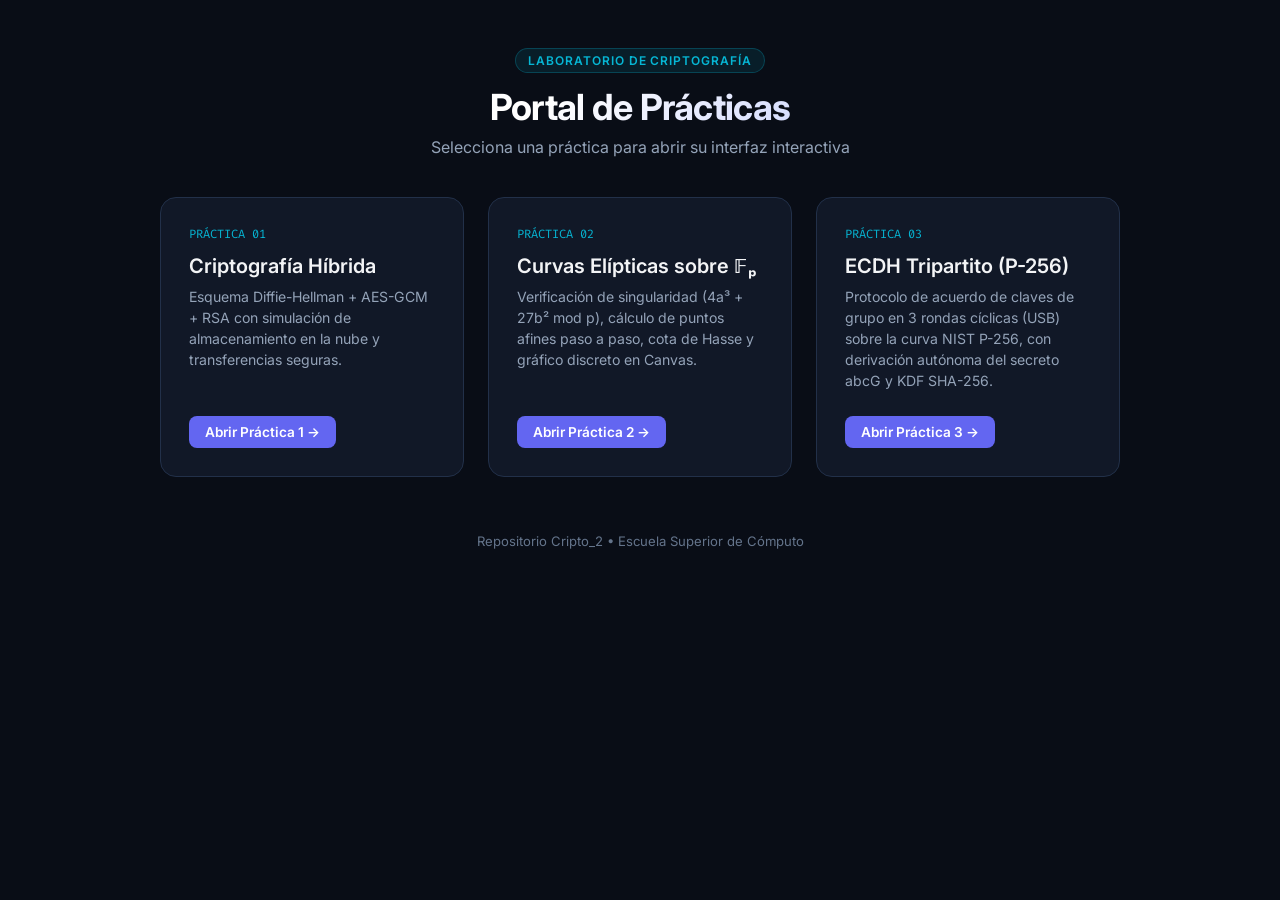
<file: index.html>
<!DOCTYPE html>
<html lang="es">
<head>
  <meta charset="UTF-8">
  <meta name="viewport" content="width=device-width, initial-scale=1.0">
  <title>Laboratorio de Criptografía | Prácticas</title>
  <link rel="preconnect" href="https://fonts.googleapis.com">
  <link rel="preconnect" href="https://fonts.gstatic.com" crossorigin>
  <link href="https://fonts.googleapis.com/css2?family=Fira+Code:wght@400;600&family=Inter:wght@300;400;500;600;700&display=swap" rel="stylesheet">
  <style>
    :root {
      --bg: #090d16;
      --card: #111827;
      --card-hover: #172134;
      --border: #223049;
      --text: #f3f4f6;
      --muted: #94a3b8;
      --accent: #6366f1;
      --accent-cyan: #06b6d4;
    }
    * { box-sizing: border-box; margin: 0; padding: 0; }
    body {
      background: var(--bg);
      color: var(--text);
      font-family: 'Inter', system-ui, sans-serif;
      min-height: 100vh;
      display: flex;
      flex-direction: column;
      align-items: center;
      padding: 3rem 1.5rem;
    }
    .container {
      max-width: 960px;
      width: 100%;
      display: flex;
      flex-direction: column;
      gap: 2.5rem;
    }
    header {
      text-align: center;
    }
    .badge {
      display: inline-block;
      font-size: 0.75rem;
      font-weight: 600;
      text-transform: uppercase;
      letter-spacing: 0.08em;
      color: var(--accent-cyan);
      background: rgba(6, 182, 212, 0.1);
      padding: 0.25rem 0.75rem;
      border-radius: 9999px;
      border: 1px solid rgba(6, 182, 212, 0.25);
      margin-bottom: 0.75rem;
    }
    h1 {
      font-size: 2.25rem;
      font-weight: 700;
      letter-spacing: -0.02em;
      background: linear-gradient(135deg, #ffffff 40%, #a5b4fc 100%);
      -webkit-background-clip: text;
      -webkit-text-fill-color: transparent;
      margin-bottom: 0.5rem;
    }
    .subtitle {
      color: var(--muted);
      font-size: 1rem;
    }
    .grid {
      display: grid;
      grid-template-columns: repeat(auto-fit, minmax(280px, 1fr));
      gap: 1.5rem;
    }
    .card {
      background: var(--card);
      border: 1px solid var(--border);
      border-radius: 16px;
      padding: 1.75rem;
      display: flex;
      flex-direction: column;
      justify-content: space-between;
      transition: all 0.2s ease;
      text-decoration: none;
      color: inherit;
    }
    .card:hover {
      background: var(--card-hover);
      border-color: var(--accent);
      transform: translateY(-3px);
      box-shadow: 0 10px 25px -5px rgba(0, 0, 0, 0.5);
    }
    .card-tag {
      font-family: 'Fira Code', monospace;
      font-size: 0.75rem;
      color: var(--accent-cyan);
      margin-bottom: 0.75rem;
      display: block;
    }
    .card-title {
      font-size: 1.25rem;
      font-weight: 600;
      margin-bottom: 0.5rem;
    }
    .card-desc {
      font-size: 0.88rem;
      color: var(--muted);
      line-height: 1.5;
      margin-bottom: 1.5rem;
    }
    .card-btn {
      align-self: flex-start;
      font-size: 0.85rem;
      font-weight: 600;
      color: #ffffff;
      background: var(--accent);
      padding: 0.5rem 1rem;
      border-radius: 8px;
      display: inline-flex;
      align-items: center;
      gap: 0.4rem;
    }
    .card.disabled {
      opacity: 0.5;
      cursor: not-allowed;
      border-style: dashed;
    }
    .card.disabled:hover {
      transform: none;
      border-color: var(--border);
      background: var(--card);
    }
    .footer {
      text-align: center;
      color: #64748b;
      font-size: 0.82rem;
      margin-top: 1rem;
    }
  </style>
</head>
<body>
  <div class="container">
    <header>
      <span class="badge">Laboratorio de Criptografía</span>
      <h1>Portal de Prácticas</h1>
      <p class="subtitle">Selecciona una práctica para abrir su interfaz interactiva</p>
    </header>

    <div class="grid">
      <!-- Práctica 1 -->
      <a href="./practica_1/index.html" class="card">
        <div>
          <span class="card-tag">PRÁCTICA 01</span>
          <h2 class="card-title">Criptografía Híbrida</h2>
          <p class="card-desc">Esquema Diffie-Hellman + AES-GCM + RSA con simulación de almacenamiento en la nube y transferencias seguras.</p>
        </div>
        <span class="card-btn">Abrir Práctica 1 &rarr;</span>
      </a>

      <!-- Práctica 2 -->
      <a href="./practica_2/index.html" class="card">
        <div>
          <span class="card-tag">PRÁCTICA 02</span>
          <h2 class="card-title">Curvas Elípticas sobre 𝔽ₚ</h2>
          <p class="card-desc">Verificación de singularidad (4a³ + 27b² mod p), cálculo de puntos afines paso a paso, cota de Hasse y gráfico discreto en Canvas.</p>
        </div>
        <span class="card-btn">Abrir Práctica 2 &rarr;</span>
      </a>

      <!-- Práctica 3 -->
      <a href="./practica_3/index.html" class="card">
        <div>
          <span class="card-tag">PRÁCTICA 03</span>
          <h2 class="card-title">ECDH Tripartito (P-256)</h2>
          <p class="card-desc">Protocolo de acuerdo de claves de grupo en 3 rondas cíclicas (USB) sobre la curva NIST P-256, con derivación autónoma del secreto abcG y KDF SHA-256.</p>
        </div>
        <span class="card-btn">Abrir Práctica 3 &rarr;</span>
      </a>
    </div>

    <footer class="footer">
      Repositorio Cripto_2 &bull; Escuela Superior de Cómputo
    </footer>
  </div>
</body>
</html>
</file>
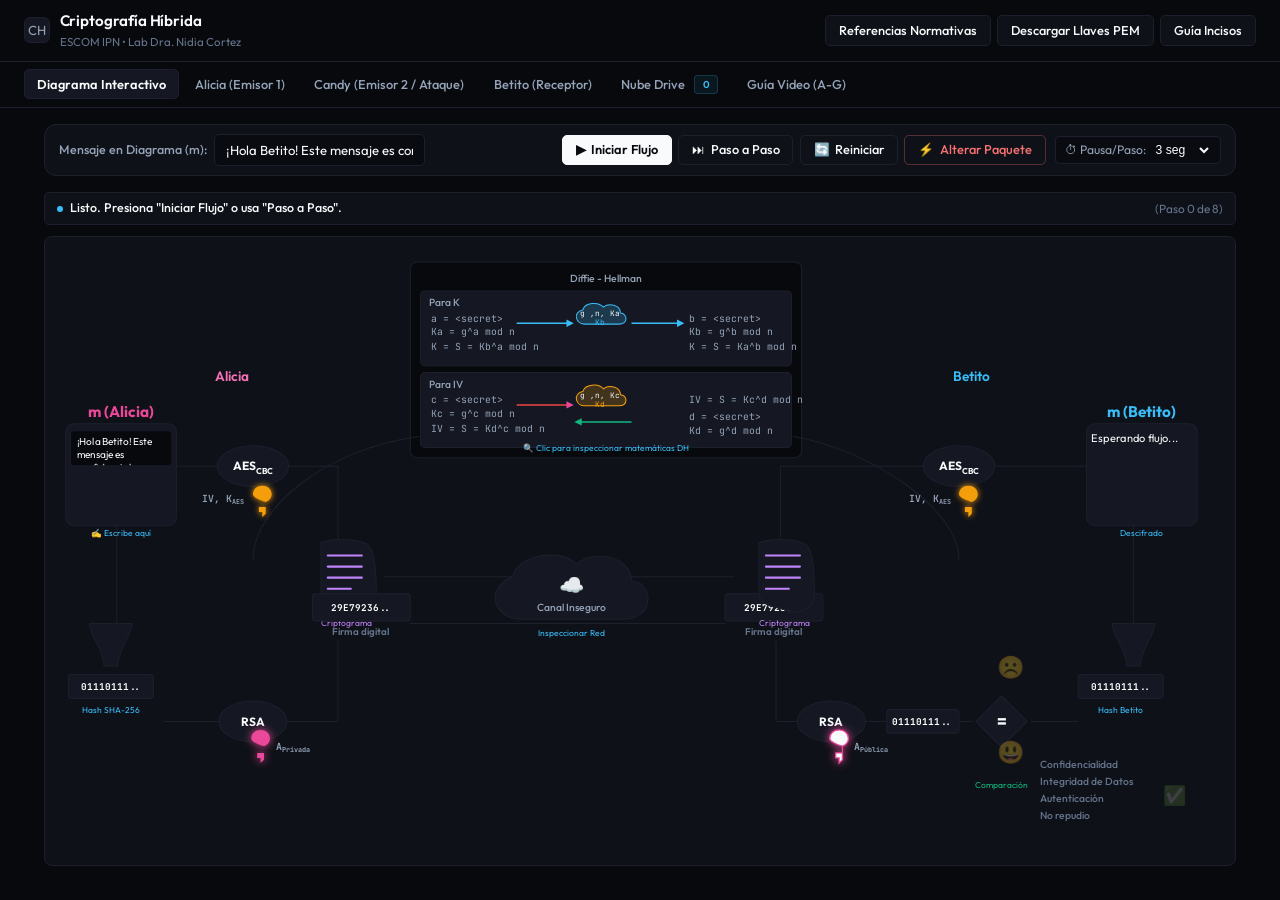
<file: practica_1/index.html>
<!DOCTYPE html>
<html lang="es">
<head>
  <meta charset="UTF-8">
  <meta name="viewport" content="width=device-width, initial-scale=1.0">
  <title>Práctica Criptografía Híbrida - ESCOM IPN</title>
  <!-- Google Fonts -->
  <link rel="preconnect" href="https://fonts.googleapis.com">
  <link rel="preconnect" href="https://fonts.gstatic.com" crossorigin>
  <link href="https://fonts.googleapis.com/css2?family=JetBrains+Mono:wght@400;600;700&family=Outfit:wght@300;400;500;600;700;800&display=swap" rel="stylesheet">
  <link rel="stylesheet" href="styles.css">
</head>
<body>

  <!-- Header Minimalista -->
  <header>
    <div class="logo-badge">
      <div class="logo-icon">CH</div>
      <div>
        <h1>Criptografía Híbrida</h1>
        <div class="subtitle">ESCOM IPN &bull; Lab Dra. Nidia Cortez</div>
      </div>
    </div>
    <div class="btn-group">
      <button id="btn-crypto-refs" class="btn btn-secondary" title="Ver referencias y normativas criptográficas (NIST, RFC)">
        Referencias Normativas
      </button>
      <button id="btn-export-keys" class="btn btn-secondary" title="Descargar paquete de llaves públicas del equipo">
        Descargar Llaves PEM
      </button>
      <button id="btn-quick-guide" class="btn btn-secondary">
        Guía Incisos
      </button>
    </div>
  </header>

  <!-- Barra de Pestañas Multi-Rol Minimalista -->
  <nav class="nav-tabs" id="main-nav-tabs">
    <button class="tab-btn active" data-tab="view-diagram">Diagrama Interactivo</button>
    <button class="tab-btn tab-alicia" data-tab="view-alicia">Alicia (Emisor 1)</button>
    <button class="tab-btn tab-candy" data-tab="view-candy">Candy (Emisor 2 / Ataque)</button>
    <button class="tab-btn tab-betito" data-tab="view-betito">Betito (Receptor)</button>
    <button class="tab-btn" data-tab="view-drive">
      Nube Drive <span id="drive-badge-count" class="role-badge badge-blue" style="margin-left:4px; font-size:10px;">0</span>
    </button>
    <button class="tab-btn" data-tab="view-guide">Guía Video (A-G)</button>
  </nav>

  <!-- Contenedor Principal de Vistas -->
  <main>

    <!-- ========================================================
         PESTAÑA 1: DIAGRAMA INTERACTIVO (SIMULADOR VISUAL)
         ======================================================== -->
    <div id="view-diagram" class="tab-content-panel active">
      <!-- Barra de controles del diagrama -->
      <section class="control-bar" style="border-radius:12px; margin-bottom:1rem;">
        <div class="input-group">
          <label for="input-message">Mensaje en Diagrama (m):</label>
          <input type="text" id="input-message" class="message-input" value="¡Hola Betito! Este mensaje es confidencial y auténtico." placeholder="Escribe un mensaje para cifrar..." maxlength="120">
        </div>

        <div class="btn-group">
          <button id="btn-play" class="btn btn-primary">
            <span id="play-icon">▶</span> <span id="play-text">Iniciar Flujo</span>
          </button>
          <button id="btn-step" class="btn btn-secondary">
            <span>⏭</span> Paso a Paso
          </button>
          <button id="btn-reset" class="btn btn-secondary">
            <span>🔄</span> Reiniciar
          </button>
          <button id="btn-tamper" class="btn btn-danger-outline" title="Simular alteración de paquete en la nube">
            <span>⚡</span> Alterar Paquete
          </button>
        </div>

        <div class="speed-control">
          <span>⏱ Pausa/Paso:</span>
          <select id="select-speed">
            <option value="4000">4 seg</option>
            <option value="3000" selected>3 seg</option>
            <option value="1800">1.8 seg</option>
            <option value="800">0.8 seg</option>
          </select>
        </div>
      </section>

      <!-- Estado actual del flujo -->
      <div class="status-pill" id="status-pill">
        <div class="status-dot"></div>
        <span class="status-text" id="status-text">Listo. Presiona "Iniciar Flujo" o usa "Paso a Paso".</span>
        <span class="status-hint" id="status-step-hint">(Paso 0 de 8)</span>
      </div>

      <!-- SVG Diagram Stage -->
      <div class="diagram-stage">
        <svg id="hybrid-diagram" viewBox="0 0 1380 720" preserveAspectRatio="xMidYMid meet">
          <defs>
            <filter id="glow-cyan" x="-20%" y="-20%" width="140%" height="140%">
              <feGaussianBlur stdDeviation="4" result="blur" />
              <feComposite in="SourceGraphic" in2="blur" operator="over" />
            </filter>
            <filter id="glow-pink" x="-20%" y="-20%" width="140%" height="140%">
              <feGaussianBlur stdDeviation="4" result="blur" />
              <feComposite in="SourceGraphic" in2="blur" operator="over" />
            </filter>
            <filter id="glow-green" x="-20%" y="-20%" width="140%" height="140%">
              <feGaussianBlur stdDeviation="5" result="blur" />
              <feComposite in="SourceGraphic" in2="blur" operator="over" />
            </filter>

            <marker id="arrow-blue" viewBox="0 0 10 10" refX="6" refY="5" markerWidth="6" markerHeight="6" orient="auto">
              <path d="M 0 1 L 8 5 L 0 9 z" fill="#38bdf8" />
            </marker>
            <marker id="arrow-pink" viewBox="0 0 10 10" refX="6" refY="5" markerWidth="6" markerHeight="6" orient="auto">
              <path d="M 0 1 L 8 5 L 0 9 z" fill="#ec4899" />
            </marker>
            <marker id="arrow-green" viewBox="0 0 10 10" refX="6" refY="5" markerWidth="6" markerHeight="6" orient="auto">
              <path d="M 0 1 L 8 5 L 0 9 z" fill="#10b981" />
            </marker>
            <marker id="arrow-yellow" viewBox="0 0 10 10" refX="6" refY="5" markerWidth="6" markerHeight="6" orient="auto">
              <path d="M 0 1 L 8 5 L 0 9 z" fill="#f59e0b" />
            </marker>
          </defs>

          <!-- DIFFIE - HELLMAN TOP BOX -->
          <g id="station-dh" class="station-node" data-station="dh" transform="translate(420, 20)">
            <rect class="dh-box" x="0" y="0" width="460" height="230" rx="16" />
            <text x="230" y="24" text-anchor="middle" class="label-badge" font-size="14" fill="#f8fafc">Diffie - Hellman</text>
            
            <rect class="dh-sub-k node-shape" x="12" y="34" width="436" height="88" />
            <text x="22" y="52" class="label-badge" fill="#38bdf8">Para K</text>
            
            <text x="24" y="70" class="label-math">a = &lt;secret&gt;</text>
            <text x="24" y="86" class="label-math">Ka = g^a mod n</text>
            <text x="24" y="104" class="label-math" fill="#38bdf8">K = S = Kb^a mod n</text>
            
            <g transform="translate(195, 48)">
              <path d="M 10,25 C 0,25 -5,12 8,8 C 10,0 26,-2 32,5 C 38,0 52,2 52,12 C 60,12 62,25 50,25 Z" fill="rgba(56, 189, 248, 0.2)" stroke="#38bdf8" stroke-width="1.2" />
              <text x="28" y="16" text-anchor="middle" font-size="9" fill="#f8fafc" font-family="var(--font-mono)">g ,n, Ka</text>
              <text x="28" y="26" text-anchor="middle" font-size="9" fill="#38bdf8" font-family="var(--font-mono)">Kb</text>
            </g>
            <path d="M 125,72 L 190,72" stroke="#38bdf8" stroke-width="1.8" marker-end="url(#arrow-blue)" />
            <path d="M 260,72 L 320,72" stroke="#38bdf8" stroke-width="1.8" marker-end="url(#arrow-blue)" />

            <text x="328" y="70" class="label-math">b = &lt;secret&gt;</text>
            <text x="328" y="86" class="label-math">Kb = g^b mod n</text>
            <text x="328" y="104" class="label-math" fill="#38bdf8">K = S = Ka^b mod n</text>

            <rect class="dh-sub-iv node-shape" x="12" y="130" width="436" height="88" />
            <text x="22" y="148" class="label-badge" fill="#f59e0b">Para IV</text>

            <text x="24" y="166" class="label-math">c = &lt;secret&gt;</text>
            <text x="24" y="182" class="label-math">Kc = g^c mod n</text>
            <text x="24" y="200" class="label-math" fill="#f59e0b">IV = S = Kd^c mod n</text>

            <g transform="translate(195, 144)">
              <path d="M 10,25 C 0,25 -5,12 8,8 C 10,0 26,-2 32,5 C 38,0 52,2 52,12 C 60,12 62,25 50,25 Z" fill="rgba(245, 158, 11, 0.2)" stroke="#f59e0b" stroke-width="1.2" />
              <text x="28" y="16" text-anchor="middle" font-size="9" fill="#f8fafc" font-family="var(--font-mono)">g ,n, Kc</text>
              <text x="28" y="26" text-anchor="middle" font-size="9" fill="#f59e0b" font-family="var(--font-mono)">Kd</text>
            </g>
            <path d="M 125,168 L 190,168" stroke="#ef4444" stroke-width="1.8" marker-end="url(#arrow-pink)" />
            <path d="M 260,188 L 195,188" stroke="#10b981" stroke-width="1.8" marker-end="url(#arrow-green)" />

            <text x="328" y="166" class="label-math">IV = S = Kc^d mod n</text>
            <text x="328" y="186" class="label-math">d = &lt;secret&gt;</text>
            <text x="328" y="202" class="label-math">Kd = g^d mod n</text>
            <text x="230" y="222" text-anchor="middle" class="station-hint" fill="#38bdf8" font-size="10">🔍 Clic para inspeccionar matemáticas DH</text>
          </g>

          <!-- TITULARES -->
          <text x="210" y="160" text-anchor="middle" class="label-title alice">Alicia</text>
          <text x="1080" y="160" text-anchor="middle" class="label-title betito">Betito</text>

          <!-- RUTAS DE FLUJO -->
          <path id="track-m-aes" class="flow-track" d="M 145,260 L 200,260" />
          <path id="stream-m-aes" class="flow-stream" d="M 145,260 L 200,260" />

          <path id="track-m-hash" class="flow-track" d="M 75,330 L 75,450" />
          <path id="stream-m-hash" class="flow-stream" d="M 75,330 L 75,450" />

          <path id="track-dh-alice-aes" class="flow-track" d="M 430,225 C 320,240 235,310 235,370" />
          <path id="stream-dh-alice-aes" class="flow-stream stream-yellow" d="M 430,225 C 320,240 235,310 235,370" />

          <path id="track-aes-cipher" class="flow-track" d="M 270,260 L 335,260 L 335,350" />
          <path id="stream-aes-cipher" class="flow-stream" d="M 270,260 L 335,260 L 335,350" />

          <path id="track-hash-rsa" class="flow-track" d="M 130,560 L 200,560" />
          <path id="stream-hash-rsa" class="flow-stream" d="M 130,560 L 200,560" />

          <path id="track-rsa-sig" class="flow-track" d="M 270,560 L 335,560 L 335,465" />
          <path id="stream-rsa-sig" class="flow-stream stream-pink" d="M 270,560 L 335,560 L 335,465" />

          <path id="track-cipher-cloud" class="flow-track" d="M 390,390 L 580,390 L 800,390" />
          <path id="stream-cipher-cloud" class="flow-stream" d="M 390,390 L 580,390 L 800,390" />

          <path id="track-sig-cloud" class="flow-track" d="M 420,445 L 590,445 L 790,445" />
          <path id="stream-sig-cloud" class="flow-stream stream-pink" d="M 420,445 L 590,445 L 790,445" />

          <path id="track-cipher-betito-aes" class="flow-track" d="M 855,390 L 855,260 L 1030,260" />
          <path id="stream-cipher-betito-aes" class="flow-stream" d="M 855,390 L 855,260 L 1030,260" />

          <path id="track-dh-betito-aes" class="flow-track" d="M 870,225 C 960,240 1065,310 1065,370" />
          <path id="stream-dh-betito-aes" class="flow-stream stream-yellow" d="M 870,225 C 960,240 1065,310 1065,370" />

          <path id="track-betito-aes-m" class="flow-track" d="M 1100,260 L 1215,260" />
          <path id="stream-betito-aes-m" class="flow-stream" d="M 1100,260 L 1215,260" />

          <path id="track-betito-m-hash" class="flow-track" d="M 1270,330 L 1270,450" />
          <path id="stream-betito-m-hash" class="flow-stream" d="M 1270,330 L 1270,450" />

          <path id="track-betito-hash-comp" class="flow-track" d="M 1205,560 L 1150,560" />
          <path id="stream-betito-hash-comp" class="flow-stream" d="M 1205,560 L 1150,560" />

          <path id="track-betito-sig-rsa" class="flow-track" d="M 850,465 L 850,560 L 880,560" />
          <path id="stream-betito-sig-rsa" class="flow-stream stream-pink" d="M 850,465 L 850,560 L 880,560" />

          <path id="track-betito-rsa-comp" class="flow-track" d="M 950,560 L 1080,560" />
          <path id="stream-betito-rsa-comp" class="flow-stream stream-pink" d="M 950,560 L 1080,560" />

          <!-- ALICIA ELEMENTOS -->
          <g id="station-alice-m" class="station-node" data-station="alice-m" transform="translate(15, 210)">
            <rect class="node-shape" x="0" y="0" width="130" height="120" rx="10" />
            <text x="65" y="-8" text-anchor="middle" font-weight="700" font-size="18" fill="#ec4899">m (Alicia)</text>
            <foreignObject x="5" y="8" width="120" height="104">
              <div xmlns="http://www.w3.org/1999/xhtml" class="diagram-doc-box">
                <textarea id="diagram-msg-input" class="diagram-msg-textarea" placeholder="Escribe aquí tu mensaje m...">¡Hola Betito! Este mensaje es confidencial y auténtico.</textarea>
              </div>
            </foreignObject>
            <text x="65" y="132" text-anchor="middle" class="station-hint" fill="#38bdf8" font-size="10">✍️ Escribe aquí</text>
          </g>

          <g id="station-alice-aes" class="station-node" data-station="alice-aes" transform="translate(200, 230)">
            <ellipse class="node-shape" cx="35" cy="30" rx="42" ry="24" />
            <text x="35" y="35" text-anchor="middle" font-weight="700" font-size="14" fill="#f8fafc">AES<tspan font-size="10" dy="4">CBC</tspan></text>
            <g transform="translate(-10, 48)">
              <path d="M 45,15 C 45,9 50,5 56,5 C 62,5 67,9 67,15 C 67,19 64,23 60,24 L 60,38 L 56,42 L 56,36 L 52,36 L 52,30 L 60,30 L 60,24 C 56,23 45,19 45,15 Z" fill="#f59e0b" filter="drop-shadow(0 0 4px #f59e0b)" />
              <text x="35" y="24" text-anchor="end" class="label-math" fill="#f59e0b" font-weight="600">IV, K<tspan font-size="8" dy="2">AES</tspan></text>
            </g>
          </g>

          <g id="station-alice-cipher" class="station-node" data-station="alice-cipher" transform="translate(305, 340)">
            <path class="node-shape" d="M 10,10 C 25,5 45,5 60,10 C 70,12 75,25 75,70 C 75,85 60,95 45,90 C 30,85 10,85 10,70 Z" fill="#1e293b" />
            <path d="M 18,25 L 58,25 M 18,38 L 58,38 M 18,51 L 58,51 M 18,64 L 45,64" stroke="#c084fc" stroke-width="2.5" stroke-linecap="round" />
            <text x="40" y="108" text-anchor="middle" class="station-hint" fill="#c084fc" font-size="10">Criptograma</text>
          </g>

          <g id="station-alice-hash" class="station-node" data-station="alice-hash" transform="translate(38, 440)">
            <path class="node-shape" d="M 5,5 L 55,5 C 55,20 38,35 38,55 L 22,55 C 22,35 5,20 5,5 Z" fill="#475569" />
            <rect class="node-shape" x="-20" y="65" width="100" height="28" rx="4" fill="#0284c7" />
            <text id="lbl-alice-hash" x="30" y="83" text-anchor="middle" font-family="var(--font-mono)" font-size="11" font-weight="700" fill="#ffffff">1011..01</text>
            <text x="30" y="110" text-anchor="middle" class="station-hint" fill="#38bdf8" font-size="10">Hash SHA-256</text>
          </g>

          <g id="station-alice-rsa" class="station-node" data-station="alice-rsa" transform="translate(200, 530)">
            <ellipse class="node-shape node-pink" cx="35" cy="30" rx="40" ry="24" />
            <text x="35" y="35" text-anchor="middle" font-weight="700" font-size="14" fill="#f8fafc">RSA</text>
            <g transform="translate(18, 40)">
              <path d="M 15,10 C 15,4 20,0 26,0 C 32,0 37,4 37,10 C 37,14 34,18 30,19 L 30,35 L 26,39 L 26,33 L 22,33 L 22,27 L 30,27 L 30,19 C 26,18 15,14 15,10 Z" fill="#ec4899" filter="drop-shadow(0 0 5px #ec4899)" />
              <text x="44" y="24" class="label-math" fill="#ec4899" font-weight="700">A<tspan font-size="8" dy="2">Privada</tspan></text>
            </g>
          </g>

          <g id="station-alice-sig" class="station-node" data-station="alice-sig" transform="translate(305, 410)">
            <rect class="node-shape node-pink" x="0" y="0" width="115" height="32" rx="4" fill="#0284c7" />
            <text id="lbl-alice-sig" x="57" y="20" text-anchor="middle" font-family="var(--font-mono)" font-size="11" font-weight="700" fill="#ffffff">A0F4..234</text>
            <text x="57" y="48" text-anchor="middle" class="label-desc" fill="#e2e8f0" font-weight="600">Firma digital</text>
          </g>

          <!-- NUBE -->
          <g id="station-cloud" class="station-node" data-station="cloud" transform="translate(520, 360)">
            <path class="node-shape" d="M 30,80 C 0,80 -15,45 20,30 C 25,5 75,-5 95,15 C 115,-2 160,5 160,35 C 185,35 190,80 150,80 Z" fill="rgba(30, 41, 59, 0.7)" stroke="#38bdf8" stroke-width="2.5" />
            <text x="90" y="48" text-anchor="middle" font-size="24">☁️</text>
            <text x="90" y="70" text-anchor="middle" class="label-badge" fill="#94a3b8" font-size="11">Canal Inseguro</text>
            <text x="90" y="100" text-anchor="middle" class="station-hint" fill="#38bdf8" font-size="10">Inspeccionar Red</text>
          </g>

          <!-- BETITO ELEMENTOS -->
          <g id="station-betito-sig-in" class="station-node" data-station="betito-sig-in" transform="translate(790, 410)">
            <rect class="node-shape node-pink" x="0" y="0" width="115" height="32" rx="4" fill="#0284c7" />
            <text id="lbl-betito-sig" x="57" y="20" text-anchor="middle" font-family="var(--font-mono)" font-size="11" font-weight="700" fill="#ffffff">A0F4..234</text>
            <text x="57" y="48" text-anchor="middle" class="label-desc" fill="#e2e8f0" font-weight="600">Firma digital</text>
          </g>

          <g id="station-betito-cipher-in" class="station-node" data-station="betito-cipher-in" transform="translate(820, 340)">
            <path class="node-shape" d="M 10,10 C 25,5 45,5 60,10 C 70,12 75,25 75,70 C 75,85 60,95 45,90 C 30,85 10,85 10,70 Z" fill="#1e293b" />
            <path d="M 18,25 L 58,25 M 18,38 L 58,38 M 18,51 L 58,51 M 18,64 L 45,64" stroke="#c084fc" stroke-width="2.5" stroke-linecap="round" />
            <text x="40" y="108" text-anchor="middle" class="station-hint" fill="#c084fc" font-size="10">Criptograma</text>
          </g>

          <g id="station-betito-aes" class="station-node" data-station="betito-aes" transform="translate(1030, 230)">
            <ellipse class="node-shape" cx="35" cy="30" rx="42" ry="24" />
            <text x="35" y="35" text-anchor="middle" font-weight="700" font-size="14" fill="#f8fafc">AES<tspan font-size="10" dy="4">CBC</tspan></text>
            <g transform="translate(-10, 48)">
              <path d="M 45,15 C 45,9 50,5 56,5 C 62,5 67,9 67,15 C 67,19 64,23 60,24 L 60,38 L 56,42 L 56,36 L 52,36 L 52,30 L 60,30 L 60,24 C 56,23 45,19 45,15 Z" fill="#f59e0b" filter="drop-shadow(0 0 4px #f59e0b)" />
              <text x="35" y="24" text-anchor="end" class="label-math" fill="#f59e0b" font-weight="600">IV, K<tspan font-size="8" dy="2">AES</tspan></text>
            </g>
          </g>

          <g id="station-betito-m" class="station-node" data-station="betito-m" transform="translate(1215, 210)">
            <rect class="node-shape" x="0" y="0" width="130" height="120" rx="10" />
            <text x="65" y="-8" text-anchor="middle" font-weight="700" font-size="18" fill="#38bdf8">m (Betito)</text>
            <foreignObject x="5" y="8" width="120" height="104">
              <div xmlns="http://www.w3.org/1999/xhtml" class="diagram-doc-box">
                <div id="diagram-betito-output" class="diagram-doc-display">Esperando flujo...</div>
              </div>
            </foreignObject>
            <text x="65" y="132" text-anchor="middle" class="station-hint" fill="#38bdf8" font-size="10">Descifrado</text>
          </g>

          <g id="station-betito-hash" class="station-node" data-station="betito-hash" transform="translate(1240, 440)">
            <path class="node-shape" d="M 5,5 L 55,5 C 55,20 38,35 38,55 L 22,55 C 22,35 5,20 5,5 Z" fill="#475569" />
            <rect class="node-shape" x="-35" y="65" width="100" height="28" rx="4" fill="#0284c7" />
            <text id="lbl-betito-hash" x="15" y="83" text-anchor="middle" font-family="var(--font-mono)" font-size="11" font-weight="700" fill="#ffffff">1011..01</text>
            <text x="15" y="110" text-anchor="middle" class="station-hint" fill="#38bdf8" font-size="10">Hash Betito</text>
          </g>

          <g id="station-betito-rsa" class="station-node" data-station="betito-rsa" transform="translate(880, 530)">
            <ellipse class="node-shape node-pink" cx="35" cy="30" rx="40" ry="24" />
            <text x="35" y="35" text-anchor="middle" font-weight="700" font-size="14" fill="#f8fafc">RSA</text>
            <g transform="translate(18, 40)">
              <path d="M 15,10 C 15,4 20,0 26,0 C 32,0 37,4 37,10 C 37,14 34,18 30,19 L 30,35 L 26,39 L 26,33 L 22,33 L 22,27 L 30,27 L 30,19 C 26,18 15,14 15,10 Z" fill="#f8fafc" stroke="#ec4899" stroke-width="1.5" filter="drop-shadow(0 0 5px #ec4899)" />
              <text x="44" y="24" class="label-math" fill="#38bdf8" font-weight="700">A<tspan font-size="8" dy="2">Pública</tspan></text>
            </g>
            <g transform="translate(100, 16)">
              <rect class="node-shape" x="0" y="0" width="85" height="28" rx="4" fill="#0284c7" />
              <text id="lbl-betito-rsa-hash" x="42" y="18" text-anchor="middle" font-family="var(--font-mono)" font-size="11" font-weight="700" fill="#ffffff">1011..01</text>
            </g>
          </g>

          <!-- COMPARADOR -->
          <g id="station-comparator" class="station-node" data-station="comparator" transform="translate(1115, 560)">
            <path id="comparator-diamond" class="node-shape" d="M 0,-30 L 30,0 L 0,30 L -30,0 Z" />
            <text x="0" y="6" text-anchor="middle" font-size="20" font-weight="800" fill="#f8fafc">=</text>
            <g id="icon-happy" opacity="0.3" transform="translate(-5, 45)">
              <text x="0" y="0" font-size="26">😃</text>
            </g>
            <g id="icon-sad" opacity="0.3" transform="translate(-5, -55)">
              <text x="0" y="0" font-size="26">☹️</text>
            </g>
            <text x="0" y="78" text-anchor="middle" class="station-hint" fill="#10b981" font-size="10">Comparación</text>
          </g>

          <!-- CHECKLIST SEGURIDAD -->
          <g id="security-checklist" transform="translate(1160, 615)">
            <text id="chk-conf" x="0" y="0" class="security-list-item">Confidencialidad</text>
            <text id="chk-integ" x="0" y="20" class="security-list-item">Integridad de Datos</text>
            <text id="chk-auth" x="0" y="40" class="security-list-item">Autenticación</text>
            <text id="chk-nonrep" x="0" y="60" class="security-list-item">No repudio</text>
            <text id="chk-badge" x="145" y="40" font-size="22" opacity="0.2">✅</text>
          </g>
        </svg>
      </div>
    </div>

    <!-- ========================================================
         PESTAÑA 2: ALICIA (EMISOR 1)
         ======================================================== -->
    <div id="view-alicia" class="tab-content-panel">
      <div class="role-grid">
        <!-- Formulario de Envío de Alicia -->
        <div class="role-card card-pink">
          <div class="role-card-header">
            <h2>Alicia (Emisor 1)</h2>
            <span class="role-badge badge-pink">RSA-2048 Activa</span>
          </div>

          <!-- Manejo de Llaves -->
          <div style="display:flex; justify-content:space-between; align-items:center; flex-wrap:wrap; gap:0.5rem;">
            <span style="font-size:0.8rem; color:var(--text-muted);">Llave pública de Alicia:</span>
            <button id="btn-download-alicia-key" class="btn btn-secondary btn-xs">
              Descargar alicia_public.pem
            </button>
          </div>

          <!-- Selector de Servicios: Cifrado y/o Firma -->
          <div class="service-selector-box">
            <div class="service-selector-title">Servicios Criptográficos (Alicia):</div>
            <div class="checkbox-group">
              <label class="checkbox-label">
                <input type="checkbox" id="alicia-opt-cipher" checked>
                <span>Cifrado Simétrico (AES-CBC + DH)</span>
              </label>
              <label class="checkbox-label">
                <input type="checkbox" id="alicia-opt-sign" checked>
                <span>Firma Digital RSA (SHA-256)</span>
              </label>
            </div>
          </div>

          <!-- Mensaje m -->
          <div class="input-group" style="flex-direction:column; align-items:flex-start;">
            <label for="alicia-msg-input" style="color:var(--text-muted); font-size:0.8rem;">Mensaje para Betito:</label>
            <textarea id="alicia-msg-input" class="message-input" style="width:100%; min-height:68px;" placeholder="Escribe el mensaje de Alicia...">¡Hola Betito! Este mensaje es confidencial y auténtico de parte de Alicia.</textarea>
          </div>

          <!-- Nombre del archivo en la nube -->
          <div style="display:flex; gap:0.6rem; align-items:center;">
            <label style="font-size:0.8rem; color:var(--text-muted); white-space:nowrap;">Nombre archivo:</label>
            <input type="text" id="alicia-filename-input" class="message-input" value="mensaje_alicia" style="padding:0.35rem 0.6rem; flex:1;">
          </div>

          <!-- Botón de Envío -->
          <button id="btn-alicia-send" class="btn btn-primary" style="padding:0.55rem; font-size:0.84rem;">
            Cifrar, Firmar y Subir (Inciso A)
          </button>
        </div>

        <!-- Consola de Detalles de Operación de Alicia -->
        <div class="role-card">
          <div class="role-card-header">
            <h3>Operaciones Criptográficas (Alicia)</h3>
            <span class="role-badge badge-pink">Inspección</span>
          </div>
          <div class="op-console-container">
            <div class="console-header-bar">
              <span>Bitácora Matemática en Tiempo Real</span>
              <span>SHA-256 &bull; DH-MODP &bull; AES-128</span>
            </div>
            <div id="alicia-console" class="op-console">
[+] Esperando inicio de operación de Alicia (Inciso A)...
Aquí se mostrarán parámetros Ka y Kc, clave K_AES, digest SHA-256 y firma digital RSA.
            </div>
          </div>
        </div>
      </div>
    </div>

    <!-- ========================================================
         PESTAÑA 3: CANDY (EMISOR 2 Y ATAQUE)
         ======================================================== -->
    <div id="view-candy" class="tab-content-panel">
      <div class="role-grid">
        <!-- Formulario de Candy -->
        <div class="role-card card-purple">
          <div class="role-card-header">
            <h2>Candy (Emisor 2 / Ataque)</h2>
            <button id="btn-download-candy-key" class="btn btn-secondary btn-xs">
              Descargar candy_public.pem
            </button>
          </div>

          <!-- Switch Segmentado Minimalista: Envío vs Ataque -->
          <div class="segmented-control">
            <button type="button" class="segment-pill pill-purple active" id="btn-tab-candy-send">
              Envío Legítimo (Inciso B)
            </button>
            <button type="button" class="segment-pill pill-red" id="btn-tab-candy-attack">
              Laboratorio Ataques (Incisos C, E, F)
            </button>
          </div>

          <!-- PANEL 1: Envío Legítimo de Candy -->
          <div id="candy-panel-send" style="display:flex; flex-direction:column; gap:0.85rem;">
            <div class="service-selector-box">
              <div class="service-selector-title">Servicios Criptográficos (Candy):</div>
              <div class="checkbox-group">
                <label class="checkbox-label">
                  <input type="checkbox" id="candy-opt-cipher" checked>
                  <span>Cifrado Simétrico (AES-CBC + DH)</span>
                </label>
                <label class="checkbox-label">
                  <input type="checkbox" id="candy-opt-sign" checked>
                  <span>Firma Digital RSA (SHA-256)</span>
                </label>
              </div>
            </div>

            <div class="input-group" style="flex-direction:column; align-items:flex-start;">
              <label for="candy-msg-input" style="color:var(--text-muted); font-size:0.8rem;">Mensaje para Betito:</label>
              <textarea id="candy-msg-input" class="message-input" style="width:100%; min-height:68px;" placeholder="Escribe el mensaje de Candy...">¡Hola Betito! Mensaje firmado y cifrado legítimamente por Candy.</textarea>
            </div>

            <div style="display:flex; gap:0.6rem; align-items:center;">
              <label style="font-size:0.8rem; color:var(--text-muted); white-space:nowrap;">Nombre archivo:</label>
              <input type="text" id="candy-filename-input" class="message-input" value="mensaje_candy" style="padding:0.35rem 0.6rem; flex:1;">
            </div>

            <button id="btn-candy-send" class="btn btn-primary" style="padding:0.55rem; font-size:0.84rem;">
              Cifrar, Firmar y Subir (Inciso B)
            </button>
          </div>

          <!-- PANEL 2: Laboratorio de Ataque en la Nube (Incisos C, E, F) -->
          <div id="candy-panel-attack" style="display:none; flex-direction:column; gap:0.75rem;">
            <div style="background:var(--bg-input); border:1px solid var(--border-subtle); border-radius:6px; padding:0.8rem; display:flex; flex-direction:column; gap:0.65rem;">
              <div style="font-size:0.78rem; color:var(--accent-rose); font-weight:600;">
                Manipulación en Canal Inseguro (Nube Drive):
              </div>

              <!-- Inciso C -->
              <div class="workflow-step">
                <span style="font-size:0.76rem; color:var(--text-muted); font-weight:500;">1. Duplicar y renombrar a x, y, z (Inciso C):</span>
                <button id="btn-candy-inciso-c" class="btn btn-secondary btn-sm" style="justify-content:flex-start;">
                  Duplicar archivo y renombrar a x, y, z
                </button>
              </div>

              <!-- Inciso E -->
              <div class="workflow-step">
                <span style="font-size:0.76rem; color:var(--text-muted); font-weight:500;">2. Alteración de Integridad (Inciso E):</span>
                <div style="display:flex; gap:0.4rem; align-items:center;">
                  <select id="select-tamper-target" class="message-input" style="padding:0.35rem; flex:1; font-size:0.78rem;">
                    <option value="">Seleccionar archivo a alterar...</option>
                  </select>
                  <button id="btn-candy-inciso-e" class="btn btn-danger-outline btn-sm">
                    Alterar Integridad
                  </button>
                </div>
              </div>

              <!-- Inciso F -->
              <div class="workflow-step">
                <span style="font-size:0.76rem; color:var(--text-muted); font-weight:500;">3. Restauración de Integridad (Inciso F):</span>
                <div style="display:flex; gap:0.4rem; align-items:center;">
                  <select id="select-repair-target" class="message-input" style="padding:0.35rem; flex:1; font-size:0.78rem;">
                    <option value="">Seleccionar archivo alterado...</option>
                  </select>
                  <button id="btn-candy-inciso-f" class="btn btn-secondary btn-sm" style="color:var(--accent-emerald);">
                    Restaurar
                  </button>
                </div>
              </div>
            </div>
          </div>
        </div>

        <!-- Consola de Detalles de Candy -->
        <div class="role-card">
          <div class="role-card-header">
            <h3>Operaciones Criptográficas (Candy)</h3>
            <span class="role-badge badge-purple">Inspección</span>
          </div>
          <div class="op-console-container">
            <div class="console-header-bar">
              <span>Bitácora de Emisión y Manipulación</span>
              <span>SHA-256 &bull; DH-MODP &bull; AES-128</span>
            </div>
            <div id="candy-console" class="op-console">
[+] Esperando acción de Candy (Inciso B, C, E o F)...
            </div>
          </div>
        </div>
      </div>
    </div>

    <!-- ========================================================
         PESTAÑA 4: BETITO (RECEPTOR Y VERIFICACIÓN)
         ======================================================== -->
    <div id="view-betito" class="tab-content-panel">
      <div class="role-grid">
        <!-- Panel de Verificación de Betito -->
        <div class="role-card card-blue">
          <div class="role-card-header">
            <h2>Betito (Receptor)</h2>
            <button id="btn-download-betito-key" class="btn btn-secondary btn-xs">
              Descargar betito_public.pem
            </button>
          </div>

          <!-- PASO 1: Archivo de la Nube y Llave del Remitente -->
          <div class="service-selector-box">
            <div class="service-selector-title">
              <span class="role-badge badge-blue">Paso 1</span>
              <span>Archivo de la Nube y Llave del Remitente:</span>
            </div>
            <div style="display:flex; gap:0.4rem; margin-bottom:0.4rem;">
              <select id="select-betito-file" class="message-input" style="flex:1;">
                <option value="">Cargando archivos de la nube...</option>
              </select>
            </div>
            <!-- Acciones compactas de llaves -->
            <div style="display:flex; gap:0.35rem; align-items:center; flex-wrap:wrap;">
              <label class="btn btn-secondary btn-xs" style="cursor:pointer;" title="Importar archivo .pem descargado">
                Importar .PEM
                <input type="file" id="input-betito-pem" accept=".pem,.txt" style="display:none;">
              </label>
              <button id="btn-load-web-alice" class="btn btn-secondary btn-xs" title="Cargar alicia_public.pem">
                Web Alicia
              </button>
              <button id="btn-load-web-candy" class="btn btn-secondary btn-xs" title="Cargar candy_public.pem">
                Web Candy
              </button>
              <button id="btn-reset-key-mode" class="btn btn-secondary btn-xs" title="Restaurar detección automática">
                Auto
              </button>
            </div>
            <div id="betito-key-status" style="margin-top:0.3rem; font-size:0.75rem; color:var(--accent); font-weight:500;">
              Detección automática de llaves activada.
            </div>
          </div>

          <!-- PASO 2: Menú de Procesos (Pág. 3) -->
          <div class="service-selector-box">
            <div class="service-selector-title">
              <span class="role-badge badge-blue">Paso 2</span>
              <span>Procesos Requeridos (1 o 2 de 2):</span>
            </div>
            <div class="checkbox-group">
              <label class="checkbox-label">
                <input type="checkbox" id="betito-opt-decrypt" checked>
                <span>Descifrado (AES-CBC + DH)</span>
              </label>
              <label class="checkbox-label">
                <input type="checkbox" id="betito-opt-verify" checked>
                <span>Verificación (RSA-SHA256)</span>
              </label>
            </div>
          </div>

          <!-- Botón de Ejecución -->
          <button id="btn-betito-process" class="btn btn-primary" style="padding:0.55rem; font-size:0.84rem;">
            Procesar Archivo Seleccionado (Inciso D)
          </button>

          <!-- PASO 3: Resultados y Semáforo de Servicios -->
          <div id="betito-results-card" class="results-panel">
            <div style="display:flex; justify-content:space-between; align-items:center;">
              <span style="font-size:0.8rem; color:var(--text-muted); font-weight:500;">Autor Identificado:</span>
              <span id="betito-detected-author" class="role-badge badge-blue">Ninguno</span>
            </div>

            <!-- Semáforo Tipo Métrica de 4 Servicios -->
            <div class="services-metric-grid">
              <div id="badge-svc-conf" class="metric-pill badge-red">
                <span>Confidencialidad</span> <span>PENDIENTE</span>
              </div>
              <div id="badge-svc-integ" class="metric-pill badge-red">
                <span>Integridad</span> <span>PENDIENTE</span>
              </div>
              <div id="badge-svc-auth" class="metric-pill badge-red">
                <span>Autenticación</span> <span>PENDIENTE</span>
              </div>
              <div id="badge-svc-nonrep" class="metric-pill badge-red">
                <span>No Repudio</span> <span>PENDIENTE</span>
              </div>
            </div>

            <div style="display:flex; align-items:center; justify-content:center; gap:0.5rem; padding:0.2rem 0;">
              <span id="betito-face-icon" style="font-size:1.4rem;">😐</span>
              <span id="betito-verdict-text" style="font-size:0.8rem; font-weight:500; color:#cbd5e1;">Selecciona un archivo y presiona Procesar.</span>
            </div>

            <div>
              <label style="font-size:0.72rem; color:var(--text-dim); font-weight:600; text-transform:uppercase; letter-spacing:0.04em;">Mensaje Recuperado:</label>
              <div id="betito-recovered-msg" class="code-block green" style="min-height:36px; margin-top:0.2rem;">[Esperando archivo...]</div>
            </div>
          </div>
        </div>

        <!-- Consola de Detalles de Betito -->
        <div class="role-card">
          <div class="role-card-header">
            <h3>Operaciones Criptográficas (Betito)</h3>
            <span class="role-badge badge-blue">Traza en Vivo</span>
          </div>
          <div class="op-console-container">
            <div class="console-header-bar">
              <span>Bitácora de Descifrado y Verificación</span>
              <span>SHA-256 &bull; DH-MODP &bull; RSA</span>
            </div>
            <div id="betito-console" class="op-console">
[+] Esperando que Betito procese un archivo de la nube (Inciso D)...
            </div>
          </div>
        </div>
      </div>
    </div>

    <!-- ========================================================
         PESTAÑA 5: NUBE (DRIVE COMPARTIDO)
         ======================================================== -->
    <div id="view-drive" class="tab-content-panel">
      <div class="role-card" style="width:100%;">
        <div class="role-card-header">
          <h2>Repositorio Central de la Nube (Drive)</h2>
          <div class="btn-group">
            <button id="btn-drive-clear" class="btn btn-danger-outline btn-xs">
              Vaciar Nube
            </button>
          </div>
        </div>

        <p style="font-size:0.82rem; color:var(--text-muted);">
          Canal inseguro donde residen los paquetes criptográficos transmitidos. Los 3 compañeros comparten este repositorio en tiempo real.
        </p>

        <!-- Tabla de Archivos en Drive -->
        <div style="overflow-x:auto;">
          <table class="cloud-table">
            <thead>
              <tr>
                <th>Archivo</th>
                <th>Autor Declarado</th>
                <th>Cifrado (AES)</th>
                <th>Firma (RSA)</th>
                <th>Estado de Integridad</th>
                <th>Fecha Subida</th>
                <th>Acciones</th>
              </tr>
            </thead>
            <tbody id="drive-table-body">
              <tr>
                <td colspan="7" style="text-align:center; color:var(--text-muted); padding:2rem;">
                  No hay archivos en la nube. Ve a la pestaña de Alicia o Candy para subir uno.
                </td>
              </tr>
            </tbody>
          </table>
        </div>
      </div>
    </div>

    <!-- ========================================================
         PESTAÑA 6: GUÍA DE PRÁCTICA Y VIDEO (INCISOS A-G)
         ======================================================== -->
    <div id="view-guide" class="tab-content-panel">
      <div class="role-card" style="width:100%; max-width:960px; margin:0 auto;">
        <div class="role-card-header">
          <h2><span>📋</span> Guía de Práctica para el Video (Máx 17 Min)</h2>
          <span class="role-badge badge-green">ESCOM - Dra. Nidia Cortez</span>
        </div>

        <div class="checklist-card">
          <div class="checklist-item">
            <span class="checklist-letter">A</span>
            <div>
              <strong>Alicia cifra y firma mensaje para Betito y lo guarda en la nube:</strong><br>
              <span style="color:var(--text-secondary); font-size:0.85rem;">Ir a pestaña "Alicia", seleccionar ambos servicios, escribir mensaje, presionar botón enviar y mostrar consola de detalles.</span>
            </div>
          </div>
          <div class="checklist-item">
            <span class="checklist-letter">B</span>
            <div>
              <strong>Candy cifra y firma mensaje para Betito y lo guarda en la nube:</strong><br>
              <span style="color:var(--text-secondary); font-size:0.85rem;">Ir a pestaña "Candy", redactar mensaje propio, cifrar, firmar y subir.</span>
            </div>
          </div>
          <div class="checklist-item">
            <span class="checklist-letter">C</span>
            <div>
              <strong>Candy altera los archivos en la nube, duplica uno de ellos teniendo 3 archivos y los renombra x, y, z:</strong><br>
              <span style="color:var(--text-secondary); font-size:0.85rem;">En la pestaña Candy presionar "Inciso C: Duplicar archivo y renombrar a x, y, z". Verificar en la Nube que existen los 3 archivos.</span>
            </div>
          </div>
          <div class="checklist-item">
            <span class="checklist-letter">D</span>
            <div>
              <strong>Betito indica quién es el autor de cada archivo (x, y, z) y muestra el contenido:</strong><br>
              <span style="color:var(--text-secondary); font-size:0.85rem;">Ir a pestaña "Betito", seleccionar secuencialmente x, y, z. Observar detección automática del autor (Alicia vs Candy) y semáforo de servicios.</span>
            </div>
          </div>
          <div class="checklist-item">
            <span class="checklist-letter">E</span>
            <div>
              <strong>Hacer que falle el servicio de Integridad [Candy] y Betito debe mostrar que falla:</strong><br>
              <span style="color:var(--text-secondary); font-size:0.85rem;">En Candy, seleccionar un archivo y presionar "Inciso E: Alterar Integridad". Luego Betito lo descifra y muestra ☹️ y marca roja en Integridad.</span>
            </div>
          </div>
          <div class="checklist-item">
            <span class="checklist-letter">F</span>
            <div>
              <strong>Corregir para que vuelva a funcionar [Candy] y Betito muestra verificación correcta:</strong><br>
              <span style="color:var(--text-secondary); font-size:0.85rem;">En Candy presionar "Inciso F: Corregir". Betito vuelve a verificar y obtiene 😃 y marcas verdes ✅.</span>
            </div>
          </div>
          <div class="checklist-item">
            <span class="checklist-letter">G</span>
            <div>
              <strong>Conclusiones individuales finales:</strong><br>
              <span style="color:var(--text-secondary); font-size:0.85rem;">Dejar de compartir pantalla y exponer conclusiones de confidencialidad, integridad, autenticación y no repudio.</span>
            </div>
          </div>
        </div>
      </div>
    </div>

  </main>

  <!-- Modal / Inspector de Estaciones del Diagrama -->
  <div id="inspector-modal" class="modal-backdrop">
    <div class="modal-window">
      <div class="modal-header">
        <div class="modal-title-group">
          <div id="modal-icon" class="modal-icon">🔍</div>
          <h2 id="modal-title" class="modal-title">Inspección de Nodo</h2>
        </div>
        <button id="modal-close" class="modal-close">&times;</button>
      </div>
      <div class="modal-body" id="modal-content"></div>
      <div class="modal-footer">
        <button id="modal-btn-action" class="btn btn-primary">Cerrar</button>
      </div>
    </div>
  </div>

  <!-- Modal de Referencias Criptográficas (Requisito Pág. 3) -->
  <div id="refs-modal" class="modal-backdrop">
    <div class="modal-window" style="max-width:700px;">
      <div class="modal-header">
        <div class="modal-title-group">
          <div class="modal-icon">📚</div>
          <h2 class="modal-title">Referencias Técnicas y Algoritmos Criptográficos</h2>
        </div>
        <button id="refs-modal-close" class="modal-close">&times;</button>
      </div>
      <div class="modal-body" style="line-height:1.6; font-size:0.9rem; color:#cbd5e1; display:flex; flex-direction:column; gap:1rem;">
        <p>
          En estricto apego al requisito de la <strong>Dra. Nidia Cortez (Pág. 3 del PDF)</strong>: <em>"Se puede hacer uso de funciones existentes, sin embargo, deberán estar bien referenciadas"</em>, a continuación se detallan las normas técnicas y bibliografía implementadas:
        </p>

        <div style="background:rgba(15,23,42,0.8); border:1px solid rgba(56,189,248,0.25); border-radius:8px; padding:0.9rem;">
          <h4 style="color:var(--accent-cyan); margin-bottom:0.3rem;">1. Intercambio de Llaves Diffie-Hellman (MODP)</h4>
          <p style="font-size:0.84rem;">
            • <strong>Referencia:</strong> Diffie, W., & Hellman, M. (1976). <em>"New Directions in Cryptography"</em>. IEEE Transactions on Information Theory, 22(6), 644-654.<br>
            • <strong>Norma:</strong> IETF RFC 3526 / RFC 2409 (More Modular Exponential (MODP) Diffie-Hellman groups for Internet Key Exchange - Group 2 de 1024 bits, primo seguro $p$ y generador $g=2$).<br>
            • <strong>Uso en práctica:</strong> Cálculo modular de $K_a = g^a \pmod p$, $K_b = g^b \pmod p$, $K = K_b^a \pmod p$ y vector $IV = K_d^c \pmod p$.
          </p>
        </div>

        <div style="background:rgba(15,23,42,0.8); border:1px solid rgba(245,158,11,0.25); border-radius:8px; padding:0.9rem;">
          <h4 style="color:var(--accent-amber); margin-bottom:0.3rem;">2. Cifrado Simétrico por Bloques AES-CBC</h4>
          <p style="font-size:0.84rem;">
            • <strong>Referencia:</strong> NIST FIPS PUB 197: <em>"Advanced Encryption Standard (AES)"</em>, National Institute of Standards and Technology, 2001.<br>
            • <strong>Modo de operación:</strong> NIST SP 800-38A: <em>"Recommendation for Block Cipher Modes of Operation: Methods and Techniques"</em> (Modo CBC con vector IV de 128 bits y relleno PKCS#7).<br>
            • <strong>Servicio ofrecido:</strong> Confidencialidad para datos de cualquier longitud.
          </p>
        </div>

        <div style="background:rgba(15,23,42,0.8); border:1px solid rgba(59,130,246,0.25); border-radius:8px; padding:0.9rem;">
          <h4 style="color:#60a5fa; margin-bottom:0.3rem;">3. Función Resumen Criptográfica SHA-256 (Embudo)</h4>
          <p style="font-size:0.84rem;">
            • <strong>Referencia:</strong> NIST FIPS PUB 180-4: <em>"Secure Hash Standard (SHS)"</em>, National Institute of Standards and Technology, 2015.<br>
            • <strong>Salida:</strong> Digest de 256 bits (32 bytes) irreversible y resistente a colisiones.<br>
            • <strong>Servicio ofrecido:</strong> Integridad de los datos.
          </p>
        </div>

        <div style="background:rgba(15,23,42,0.8); border:1px solid rgba(236,72,153,0.25); border-radius:8px; padding:0.9rem;">
          <h4 style="color:var(--accent-pink); margin-bottom:0.3rem;">4. Firma Digital Asimétrica RSA (RSASSA-PKCS1-v1_5)</h4>
          <p style="font-size:0.84rem;">
            • <strong>Referencia:</strong> IETF RFC 8017 / PKCS #1 v2.2: <em>"RSA Cryptography Specifications Version 2.2"</em>.<br>
            • <strong>Longitud de clave:</strong> Módulo $n$ de 2048 bits con exponente público $e = 65537$ ($0x010001$). Formato estándar SPKI / PEM (RFC 7468).<br>
            • <strong>Servicio ofrecido:</strong> Autenticación del emisor y No Repudio.
          </p>
        </div>

        <div style="background:rgba(15,23,42,0.8); border:1px solid rgba(16,185,129,0.25); border-radius:8px; padding:0.9rem;">
          <h4 style="color:var(--accent-green); margin-bottom:0.3rem;">5. Motor de Ejecución: W3C Web Cryptography API</h4>
          <p style="font-size:0.84rem;">
            • <strong>Estándar:</strong> W3C Recommendation: <em>"Web Cryptography API"</em> (`window.crypto.subtle`), garantizando generación de entropía segura por hardware (`crypto.getRandomValues`) y ejecución criptográfica en espacio protegido de memoria.
          </p>
        </div>
      </div>
      <div class="modal-footer">
        <button id="refs-modal-btn-close" class="btn btn-primary">Entendido</button>
      </div>
    </div>
  </div>

  <!-- Scripts -->
  <script src="crypto-engine.js"></script>
  <script src="cloud-storage.js"></script>
  <script src="app.js"></script>
</body>
</html>
</file>
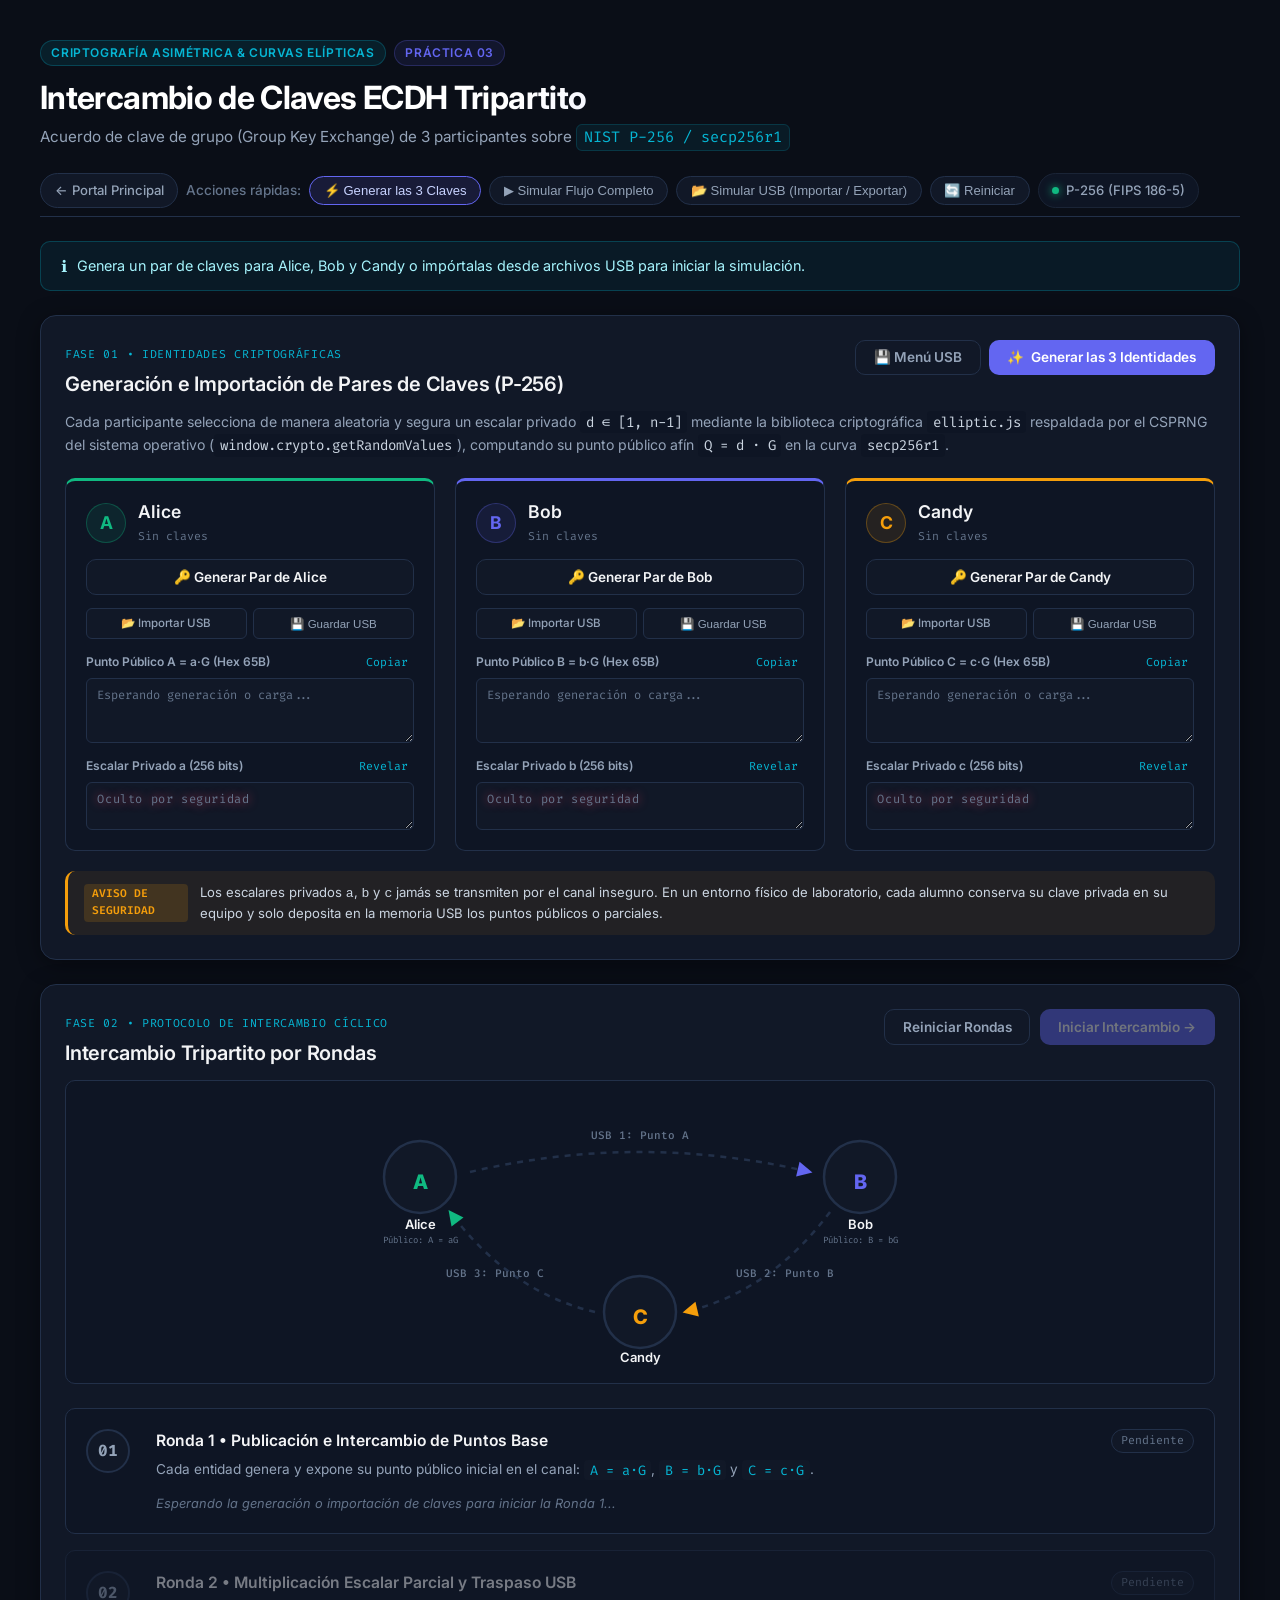
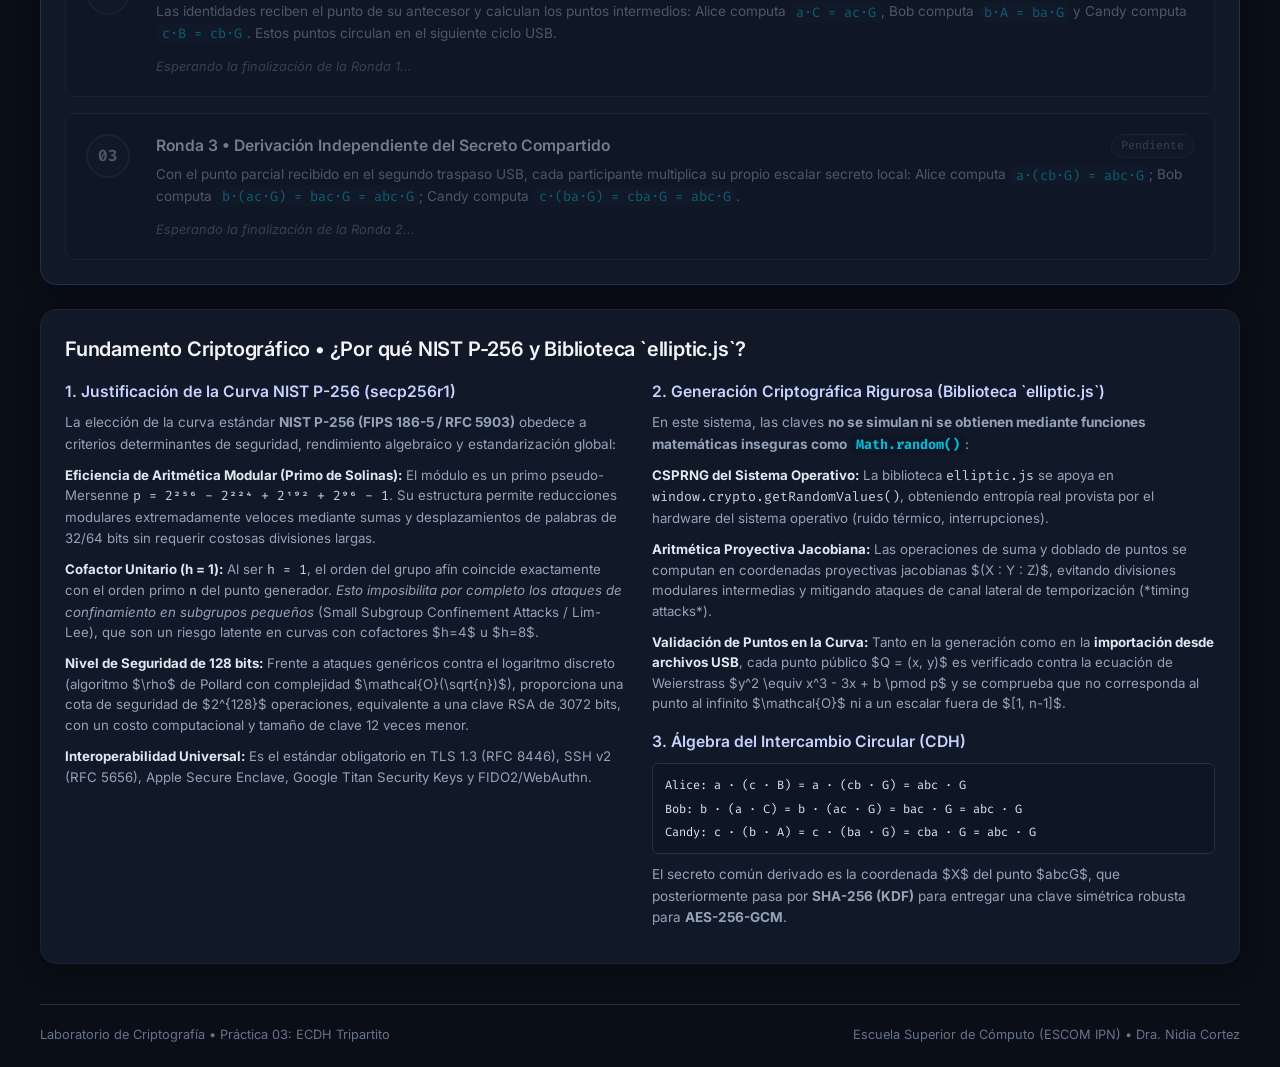
<file: practica_3/index.html>
<!DOCTYPE html>
<html lang="es">
<head>
  <meta charset="UTF-8">
  <meta http-equiv="Content-Type" content="text/html; charset=UTF-8">
  <meta name="viewport" content="width=device-width, initial-scale=1.0">
  <title>Intercambio de Claves ECDH Tripartito | Práctica 03</title>
  
  <!-- Google Fonts: Inter & Fira Code (Misma familia tipográfica que Práctica 1 y 2) -->
  <link rel="preconnect" href="https://fonts.googleapis.com">
  <link rel="preconnect" href="https://fonts.gstatic.com" crossorigin>
  <link href="https://fonts.googleapis.com/css2?family=Fira+Code:wght@400;500;600&family=Inter:wght@300;400;500;600;700;800&display=swap" rel="stylesheet">
  
  <link rel="stylesheet" href="style.css">
  
  <!-- Soporte local offline prioritario + fallback CDN -->
  <script src="elliptic.min.js"></script>
  <script>
    if (!window.elliptic) {
      document.write('<script src="https://cdnjs.cloudflare.com/ajax/libs/elliptic/6.5.4/elliptic.min.js"><\/script>');
    }
  </script>
  <script defer src="script.js"></script>
</head>
<body>
  <div class="app-container">
    
    <!-- Encabezado Estilizado unificado con Práctica 1 y 2 -->
    <header class="header">
      <div class="brand">
        <div class="brand-top">
          <span class="badge">Criptografía Asimétrica &amp; Curvas Elípticas</span>
          <span class="badge badge-sub">Práctica 03</span>
        </div>
        <h1>Intercambio de Claves ECDH Tripartito</h1>
        <p class="subtitle">
          Acuerdo de clave de grupo (Group Key Exchange) de 3 participantes sobre <code>NIST P-256 / secp256r1</code>
        </p>
      </div>

      <div class="preset-pills">
        <a href="../index.html" class="pill-btn" style="text-decoration:none;">&larr; Portal Principal</a>
        <span class="preset-label">Acciones rápidas:</span>
        <button type="button" class="pill-btn active" id="btn-quick-generate-all">⚡ Generar las 3 Claves</button>
        <button type="button" class="pill-btn" id="btn-quick-run-flow">▶ Simular Flujo Completo</button>
        <button type="button" class="pill-btn" id="btn-modal-usb">📂 Simular USB (Importar / Exportar)</button>
        <button type="button" class="pill-btn danger-pill" id="btn-quick-reset">🔄 Reiniciar</button>
        <span class="pill-btn static-pill">
          <span class="live-dot"></span> P-256 (FIPS 186-5)
        </span>
      </div>
    </header>

    <!-- Banner global de estado / notificaciones -->
    <div class="status-banner info-status" id="app-message" role="status" aria-live="polite">
      <span class="status-icon">ℹ</span>
      <span class="status-text">Genera un par de claves para Alice, Bob y Candy o impórtalas desde archivos USB para iniciar la simulación.</span>
    </div>

    <!-- Modal / Panel de Importación y Exportación USB -->
    <section class="card usb-panel hidden" id="usb-panel">
      <div class="card-header-flex">
        <div>
          <span class="card-tag">MEMORIAS USB &bull; ALMACENAMIENTO EXTERNO</span>
          <h2 class="card-title">Gestión de Claves por Dispositivo USB</h2>
        </div>
        <button type="button" class="btn ghost-btn" id="btn-close-usb">✕ Cerrar Panel USB</button>
      </div>
      <p class="section-desc">
        Simula la inserción de una memoria USB en el laboratorio para cargar claves privadas/públicas existentes en formato JSON o exportar las claves activas hacia archivos descargables.
      </p>

      <div class="usb-actions-grid">
        <!-- Exportar / Importar Paquete Completo -->
        <div class="usb-card-block">
          <h3>📦 Paquete Global de las 3 Entidades</h3>
          <p>Permite exportar o importar el trío completo (Alice, Bob y Candy) en un solo archivo <code>claves_usb_ecdh.json</code>.</p>
          <div class="usb-btn-row">
            <button type="button" class="btn secondary-btn" id="btn-export-bundle">
              💾 Exportar Paquete a USB (.json)
            </button>
            <label class="btn secondary-btn file-label">
              📂 Cargar Paquete desde USB
              <input type="file" id="file-bundle-input" accept=".json,.txt" class="hidden-input">
            </label>
          </div>
        </div>

        <!-- Carga Manual Directa de Clave Individual -->
        <div class="usb-card-block">
          <h3>🔑 Inyección Manual de Escalar Privado</h3>
          <p>Pega un escalar hexadecimal de 256 bits (32 bytes) para un participante y la biblioteca calculará su punto público P-256:</p>
          <div class="usb-manual-form">
            <select id="usb-target-select" class="usb-select">
              <option value="alice">Alice (Participante 1)</option>
              <option value="bob">Bob (Participante 2)</option>
              <option value="candy">Candy (Participante 3)</option>
            </select>
            <input type="text" id="usb-private-input" class="usb-text-input" placeholder="Escalar hex (64 caracteres, ej: 1a2b3c...)" maxlength="64">
            <button type="button" class="btn primary-btn" id="btn-usb-inject">Validar e Inyectar</button>
          </div>
        </div>
      </div>
    </section>

    <main class="main-grid">
      
      <!-- ========================================================
           SECCIÓN 1: IDENTIDADES Y GENERACIÓN DE CLAVES
           ======================================================== -->
      <section class="card full-width">
        <div class="card-header-flex">
          <div>
            <span class="card-tag">FASE 01 &bull; IDENTIDADES CRIPTOGRÁFICAS</span>
            <h2 class="card-title">Generación e Importación de Pares de Claves (P-256)</h2>
          </div>
          <div class="header-action-group">
            <button type="button" class="btn ghost-btn" id="btn-toggle-usb-top">
              💾 Menú USB
            </button>
            <button type="button" class="btn primary-btn" id="generate-all">
              <span>✨</span> Generar las 3 Identidades
            </button>
          </div>
        </div>
        <p class="section-desc">
          Cada participante selecciona de manera aleatoria y segura un escalar privado <code>d ∈ [1, n-1]</code> mediante la biblioteca criptográfica <code>elliptic.js</code> respaldada por el CSPRNG del sistema operativo (<code>window.crypto.getRandomValues</code>), computando su punto público afín <code>Q = d · G</code> en la curva <code>secp256r1</code>.
        </p>

        <div class="participant-grid">
          <!-- Participante: ALICE -->
          <article class="participant-card alice" data-participant="alice">
            <div class="participant-header">
              <div class="avatar avatar-alice">A</div>
              <div class="participant-info">
                <h3>Alice</h3>
                <span class="key-state" id="alice-state">Sin claves</span>
              </div>
            </div>
            
            <button type="button" class="btn secondary-btn w-100 generate-key" data-owner="alice">
              🔑 Generar Par de Alice
            </button>

            <!-- Acciones USB por participante -->
            <div class="participant-usb-bar">
              <label class="btn-mini-usb file-label-mini" title="Cargar archivo de Alice desde memoria USB">
                📂 Importar USB
                <input type="file" data-usb-owner="alice" accept=".json,.txt" class="hidden-input participant-file-input">
              </label>
              <button type="button" class="btn-mini-usb export-single-usb" data-usb-owner="alice" title="Guardar clave de Alice en archivo USB">
                💾 Guardar USB
              </button>
            </div>

            <div class="key-field">
              <div class="field-heading">
                <label for="alice-public">Punto Público A = a·G (Hex 65B)</label>
                <button type="button" class="copy-btn" data-copy="alice-public" title="Copiar punto público">Copiar</button>
              </div>
              <textarea id="alice-public" readonly spellcheck="false" placeholder="Esperando generación o carga..."></textarea>
            </div>

            <div class="key-field">
              <div class="field-heading">
                <label for="alice-private">Escalar Privado a (256 bits)</label>
                <button type="button" class="reveal-btn" data-reveal="alice-private" aria-pressed="false">Revelar</button>
              </div>
              <textarea id="alice-private" class="private-input" readonly spellcheck="false" placeholder="Oculto por seguridad"></textarea>
            </div>
          </article>

          <!-- Participante: BOB -->
          <article class="participant-card bob" data-participant="bob">
            <div class="participant-header">
              <div class="avatar avatar-bob">B</div>
              <div class="participant-info">
                <h3>Bob</h3>
                <span class="key-state" id="bob-state">Sin claves</span>
              </div>
            </div>
            
            <button type="button" class="btn secondary-btn w-100 generate-key" data-owner="bob">
              🔑 Generar Par de Bob
            </button>

            <!-- Acciones USB por participante -->
            <div class="participant-usb-bar">
              <label class="btn-mini-usb file-label-mini" title="Cargar archivo de Bob desde memoria USB">
                📂 Importar USB
                <input type="file" data-usb-owner="bob" accept=".json,.txt" class="hidden-input participant-file-input">
              </label>
              <button type="button" class="btn-mini-usb export-single-usb" data-usb-owner="bob" title="Guardar clave de Bob en archivo USB">
                💾 Guardar USB
              </button>
            </div>

            <div class="key-field">
              <div class="field-heading">
                <label for="bob-public">Punto Público B = b·G (Hex 65B)</label>
                <button type="button" class="copy-btn" data-copy="bob-public" title="Copiar punto público">Copiar</button>
              </div>
              <textarea id="bob-public" readonly spellcheck="false" placeholder="Esperando generación o carga..."></textarea>
            </div>

            <div class="key-field">
              <div class="field-heading">
                <label for="bob-private">Escalar Privado b (256 bits)</label>
                <button type="button" class="reveal-btn" data-reveal="bob-private" aria-pressed="false">Revelar</button>
              </div>
              <textarea id="bob-private" class="private-input" readonly spellcheck="false" placeholder="Oculto por seguridad"></textarea>
            </div>
          </article>

          <!-- Participante: CANDY -->
          <article class="participant-card candy" data-participant="candy">
            <div class="participant-header">
              <div class="avatar avatar-candy">C</div>
              <div class="participant-info">
                <h3>Candy</h3>
                <span class="key-state" id="candy-state">Sin claves</span>
              </div>
            </div>
            
            <button type="button" class="btn secondary-btn w-100 generate-key" data-owner="candy">
              🔑 Generar Par de Candy
            </button>

            <!-- Acciones USB por participante -->
            <div class="participant-usb-bar">
              <label class="btn-mini-usb file-label-mini" title="Cargar archivo de Candy desde memoria USB">
                📂 Importar USB
                <input type="file" data-usb-owner="candy" accept=".json,.txt" class="hidden-input participant-file-input">
              </label>
              <button type="button" class="btn-mini-usb export-single-usb" data-usb-owner="candy" title="Guardar clave de Candy en archivo USB">
                💾 Guardar USB
              </button>
            </div>

            <div class="key-field">
              <div class="field-heading">
                <label for="candy-public">Punto Público C = c·G (Hex 65B)</label>
                <button type="button" class="copy-btn" data-copy="candy-public" title="Copiar punto público">Copiar</button>
              </div>
              <textarea id="candy-public" readonly spellcheck="false" placeholder="Esperando generación o carga..."></textarea>
            </div>

            <div class="key-field">
              <div class="field-heading">
                <label for="candy-private">Escalar Privado c (256 bits)</label>
                <button type="button" class="reveal-btn" data-reveal="candy-private" aria-pressed="false">Revelar</button>
              </div>
              <textarea id="candy-private" class="private-input" readonly spellcheck="false" placeholder="Oculto por seguridad"></textarea>
            </div>
          </article>
        </div>

        <div class="security-note">
          <span class="note-badge">Aviso de Seguridad</span>
          <p>
            Los escalares privados <code>a</code>, <code>b</code> y <code>c</code> jamás se transmiten por el canal inseguro. En un entorno físico de laboratorio, cada alumno conserva su clave privada en su equipo y solo deposita en la memoria USB los puntos públicos o parciales.
          </p>
        </div>
      </section>

      <!-- ========================================================
           SECCIÓN 2: INTERCAMBIO EN ANILLO (USB / RONDAS)
           ======================================================== -->
      <section class="card full-width">
        <div class="card-header-flex">
          <div>
            <span class="card-tag">FASE 02 &bull; PROTOCOLO DE INTERCAMBIO CÍCLICO</span>
            <h2 class="card-title">Intercambio Tripartito por Rondas</h2>
          </div>
          <div class="exchange-actions">
            <button type="button" class="btn ghost-btn" id="reset-exchange">Reiniciar Rondas</button>
            <button type="button" class="btn primary-btn" id="next-step" disabled>
              Iniciar Intercambio &rarr;
            </button>
          </div>
        </div>

        <!-- Diagrama SVG Interactivo del Anillo Tripartito -->
        <div class="diagram-wrapper">
          <svg id="ring-diagram" viewBox="0 0 760 270" class="ring-svg">
            <defs>
              <marker id="arrow-emerald" markerWidth="8" markerHeight="8" refX="6" refY="4" orient="auto">
                <path d="M 1 1 L 7 4 L 1 7 Z" fill="#10b981" />
              </marker>
              <marker id="arrow-blue" markerWidth="8" markerHeight="8" refX="6" refY="4" orient="auto">
                <path d="M 1 1 L 7 4 L 1 7 Z" fill="#6366f1" />
              </marker>
              <marker id="arrow-amber" markerWidth="8" markerHeight="8" refX="6" refY="4" orient="auto">
                <path d="M 1 1 L 7 4 L 1 7 Z" fill="#f59e0b" />
              </marker>
              <filter id="node-glow" x="-20%" y="-20%" width="140%" height="140%">
                <feGaussianBlur stdDeviation="6" result="blur" />
                <feComposite in="SourceGraphic" in2="blur" operator="over" />
              </filter>
            </defs>

            <!-- Líneas de transporte cíclico entre participantes -->
            <path id="path-a-b" class="circuit-path" d="M 210 75 Q 380 35 550 75" marker-end="url(#arrow-blue)" />
            <text id="lbl-a-b" class="circuit-label" x="380" y="42" text-anchor="middle">USB 1: Punto A</text>

            <path id="path-b-c" class="circuit-path" d="M 570 115 Q 510 195 425 215" marker-end="url(#arrow-amber)" />
            <text id="lbl-b-c" class="circuit-label" x="525" y="180" text-anchor="middle">USB 2: Punto B</text>

            <path id="path-c-a" class="circuit-path" d="M 335 215 Q 250 195 190 115" marker-end="url(#arrow-emerald)" />
            <text id="lbl-c-a" class="circuit-label" x="235" y="180" text-anchor="middle">USB 3: Punto C</text>

            <!-- Nodos de los 3 Participantes -->
            <g class="diagram-node node-alice" transform="translate(160, 80)">
              <circle r="36" class="node-bg" />
              <text y="5" class="node-avatar">A</text>
              <text y="52" class="node-name">Alice</text>
              <text y="66" class="node-role" id="svg-alice-sub">Público: A = aG</text>
            </g>

            <g class="diagram-node node-bob" transform="translate(600, 80)">
              <circle r="36" class="node-bg" />
              <text y="5" class="node-avatar">B</text>
              <text y="52" class="node-name">Bob</text>
              <text y="66" class="node-role" id="svg-bob-sub">Público: B = bG</text>
            </g>

            <g class="diagram-node node-candy" transform="translate(380, 215)">
              <circle r="36" class="node-bg" />
              <text y="5" class="node-avatar">C</text>
              <text y="50" class="node-name">Candy</text>
              <text y="64" class="node-role" id="svg-candy-sub">Público: C = cG</text>
            </g>
          </svg>
        </div>

        <!-- Lista de Rondas del Protocolo -->
        <div class="round-stepper">
          
          <!-- Ronda 1 -->
          <article class="round-card" id="round-1">
            <div class="round-badge">01</div>
            <div class="round-body">
              <div class="round-title-bar">
                <h3>Ronda 1 &bull; Publicación e Intercambio de Puntos Base</h3>
                <span class="round-status-pill">Pendiente</span>
              </div>
              <p class="round-desc">
                Cada entidad genera y expone su punto público inicial en el canal: <code>A = a·G</code>, <code>B = b·G</code> y <code>C = c·G</code>.
              </p>
              <div class="round-data-box" id="round-1-data">
                <span class="placeholder-text">Esperando la generación o importación de claves para iniciar la Ronda 1...</span>
              </div>
            </div>
          </article>

          <!-- Ronda 2 -->
          <article class="round-card pending" id="round-2">
            <div class="round-badge">02</div>
            <div class="round-body">
              <div class="round-title-bar">
                <h3>Ronda 2 &bull; Multiplicación Escalar Parcial y Traspaso USB</h3>
                <span class="round-status-pill">Pendiente</span>
              </div>
              <p class="round-desc">
                Las identidades reciben el punto de su antecesor y calculan los puntos intermedios: Alice computa <code>a·C = ac·G</code>, Bob computa <code>b·A = ba·G</code> y Candy computa <code>c·B = cb·G</code>. Estos puntos circulan en el siguiente ciclo USB.
              </p>
              <div class="round-data-box" id="round-2-data">
                <span class="placeholder-text">Esperando la finalización de la Ronda 1...</span>
              </div>
            </div>
          </article>

          <!-- Ronda 3 -->
          <article class="round-card pending" id="round-3">
            <div class="round-badge">03</div>
            <div class="round-body">
              <div class="round-title-bar">
                <h3>Ronda 3 &bull; Derivación Independiente del Secreto Compartido</h3>
                <span class="round-status-pill">Pendiente</span>
              </div>
              <p class="round-desc">
                Con el punto parcial recibido en el segundo traspaso USB, cada participante multiplica su propio escalar secreto local:
                Alice computa <code>a·(cb·G) = abc·G</code>; Bob computa <code>b·(ac·G) = bac·G = abc·G</code>; Candy computa <code>c·(ba·G) = cba·G = abc·G</code>.
              </p>
              <div class="round-data-box" id="round-3-data">
                <span class="placeholder-text">Esperando la finalización de la Ronda 2...</span>
              </div>
            </div>
          </article>

        </div>
      </section>

      <!-- ========================================================
           SECCIÓN 3: RESULTADOS Y VERIFICACIÓN CRIPTOGRÁFICA
           ======================================================== -->
      <section class="card full-width" id="result-section" hidden>
        <div class="card-header-flex">
          <div>
            <span class="card-tag">FASE 03 &bull; VERIFICACIÓN Y DERIVACIÓN DE LLAVE SIMÉTRICA</span>
            <h2 class="card-title">Secreto Compartido Unánime</h2>
          </div>
          <span class="verified-pill">
            <span class="verified-icon">✓</span> Acuerdo Verificado (abc·G)
          </span>
        </div>

        <p class="section-desc">
          Las tres partes independientes han calculado el mismo punto en la curva elíptica <code>P-256</code> sin que ninguna de ellas haya revelado jamás su escalar secreto privado. La coordenada <code>X</code> de dicho punto se utiliza como material secreto (Pre-Master Secret).
        </p>

        <!-- Secreto Compartido Hex -->
        <div class="shared-secret-box">
          <div class="secret-label-bar">
            <span>PUNTO SECRETO abc·G &bull; COORDENADA X (256 BITS)</span>
            <button type="button" class="copy-btn" id="copy-secret-btn">Copiar Secreto</button>
          </div>
          <div class="secret-hex-value" id="shared-secret"></div>
        </div>

        <!-- Clave Simétrica Derivada KDF (SHA-256) -->
        <div class="kdf-secret-box">
          <div class="secret-label-bar">
            <span>LLAVE SIMÉTRICA DERIVADA KDF: SHA-256(Coordenada X) &bull; PARA AES-256-GCM</span>
            <button type="button" class="copy-btn" id="copy-kdf-btn">Copiar Clave Simétrica</button>
          </div>
          <div class="kdf-hex-value" id="kdf-derived-key">Calculando hash SHA-256...</div>
        </div>

        <!-- Grid Comparativo de los 3 Participantes -->
        <div class="result-grid" id="participant-results"></div>
      </section>

      <!-- ========================================================
           SECCIÓN 4: FUNDAMENTO TEÓRICO, NIST P-256 Y BIBLIOTECA
           ======================================================== -->
      <section class="card full-width theoretical-card">
        <h2 class="card-title">Fundamento Criptográfico &bull; ¿Por qué NIST P-256 y Biblioteca `elliptic.js`?</h2>
        
        <div class="theory-grid">
          
          <!-- Justificación NIST P-256 -->
          <div class="theory-col">
            <h3 class="theory-subtitle">1. Justificación de la Curva NIST P-256 (secp256r1)</h3>
            <p class="theory-p">
              La elección de la curva estándar <strong>NIST P-256 (FIPS 186-5 / RFC 5903)</strong> obedece a criterios determinantes de seguridad, rendimiento algebraico y estandarización global:
            </p>
            <ul class="theory-list">
              <li>
                <strong>Eficiencia de Aritmética Modular (Primo de Solinas):</strong> 
                El módulo es un primo pseudo-Mersenne <code>p = 2²⁵⁶ - 2²²⁴ + 2¹⁹² + 2⁹⁶ - 1</code>. Su estructura permite reducciones modulares extremadamente veloces mediante sumas y desplazamientos de palabras de 32/64 bits sin requerir costosas divisiones largas.
              </li>
              <li>
                <strong>Cofactor Unitario (h = 1):</strong>
                Al ser <code>h = 1</code>, el orden del grupo afín coincide exactamente con el orden primo <code>n</code> del punto generador. <em>Esto imposibilita por completo los ataques de confinamiento en subgrupos pequeños</em> (Small Subgroup Confinement Attacks / Lim-Lee), que son un riesgo latente en curvas con cofactores $h=4$ u $h=8$.
              </li>
              <li>
                <strong>Nivel de Seguridad de 128 bits:</strong>
                Frente a ataques genéricos contra el logaritmo discreto (algoritmo $\rho$ de Pollard con complejidad $\mathcal{O}(\sqrt{n})$), proporciona una cota de seguridad de $2^{128}$ operaciones, equivalente a una clave RSA de 3072 bits, con un costo computacional y tamaño de clave 12 veces menor.
              </li>
              <li>
                <strong>Interoperabilidad Universal:</strong>
                Es el estándar obligatorio en TLS 1.3 (RFC 8446), SSH v2 (RFC 5656), Apple Secure Enclave, Google Titan Security Keys y FIDO2/WebAuthn.
              </li>
            </ul>
          </div>

          <!-- Generación con Biblioteca Criptográfica -->
          <div class="theory-col">
            <h3 class="theory-subtitle">2. Generación Criptográfica Rigurosa (Biblioteca `elliptic.js`)</h3>
            <p class="theory-p">
              En este sistema, las claves <strong>no se simulan ni se obtienen mediante funciones matemáticas inseguras como <code>Math.random()</code></strong>:
            </p>
            <ul class="theory-list">
              <li>
                <strong>CSPRNG del Sistema Operativo:</strong>
                La biblioteca <code>elliptic.js</code> se apoya en <code>window.crypto.getRandomValues()</code>, obteniendo entropía real provista por el hardware del sistema operativo (ruido térmico, interrupciones).
              </li>
              <li>
                <strong>Aritmética Proyectiva Jacobiana:</strong>
                Las operaciones de suma y doblado de puntos se computan en coordenadas proyectivas jacobianas $(X : Y : Z)$, evitando divisiones modulares intermedias y mitigando ataques de canal lateral de temporización (*timing attacks*).
              </li>
              <li>
                <strong>Validación de Puntos en la Curva:</strong>
                Tanto en la generación como en la <strong>importación desde archivos USB</strong>, cada punto público $Q = (x, y)$ es verificado contra la ecuación de Weierstrass $y^2 \equiv x^3 - 3x + b \pmod p$ y se comprueba que no corresponda al punto al infinito $\mathcal{O}$ ni a un escalar fuera de $[1, n-1]$.
              </li>
            </ul>

            <h3 class="theory-subtitle" style="margin-top: 1rem;">3. Álgebra del Intercambio Circular (CDH)</h3>
            <div class="formula-box">
              <div class="formula-line">Alice: a · (c · B) = a · (cb · G) = abc · G</div>
              <div class="formula-line">Bob: b · (a · C) = b · (ac · G) = bac · G = abc · G</div>
              <div class="formula-line">Candy: c · (b · A) = c · (ba · G) = cba · G = abc · G</div>
            </div>
            <p class="theory-p">
              El secreto común derivado es la coordenada $X$ del punto $abcG$, que posteriormente pasa por <strong>SHA-256 (KDF)</strong> para entregar una clave simétrica robusta para <strong>AES-256-GCM</strong>.
            </p>
          </div>

        </div>
      </section>

    </main>

    <!-- Footer Unificado -->
    <footer class="footer">
      <div class="footer-content">
        <span>Laboratorio de Criptografía &bull; Práctica 03: ECDH Tripartito</span>
        <span>Escuela Superior de Cómputo (ESCOM IPN) &bull; Dra. Nidia Cortez</span>
      </div>
    </footer>

  </div>
</body>
</html>
</file>
<file: practica_1/styles.css>
/* ========================================================
   ULTRA-MINIMALIST SWISS / LINEAR DESIGN SYSTEM
   Enfoque: Cero ruido visual, tipografía precisa, 
   superficies mate de alto contraste y bordes de 1px.
   ======================================================== */

:root {
  /* Color Palette - Carbon & Slate */
  --bg-app: #08090d;
  --bg-surface: #0f1118;
  --bg-surface-elevated: #151822;
  --bg-input: #0a0b10;
  --border-subtle: #1c202d;
  --border-muted: #262c3f;
  --border-focus: #38bdf8;
  
  --text-main: #f8fafc;
  --text-muted: #94a3b8;
  --text-dim: #64748b;
  --text-subtle: #475569;

  /* Accents - Monochromatic Base + Subtle Indicators */
  --accent: #38bdf8;
  --accent-pink: #f472b6;
  --accent-purple: #c084fc;
  --accent-emerald: #34d399;
  --accent-rose: #f87171;
  --accent-amber: #fbbf24;

  --font-sans: 'Outfit', -apple-system, BlinkMacSystemFont, 'Segoe UI', Roboto, sans-serif;
  --font-mono: 'JetBrains Mono', 'SF Mono', Consolas, monospace;
}

* {
  box-sizing: border-box;
  margin: 0;
  padding: 0;
}

body {
  background: var(--bg-app);
  color: var(--text-main);
  font-family: var(--font-sans);
  font-size: 13px;
  line-height: 1.5;
  min-height: 100vh;
  display: flex;
  flex-direction: column;
  overflow-x: hidden;
  -webkit-font-smoothing: antialiased;
}

/* ========================================================
   HEADER & NAVBAR
   ======================================================== */
header {
  display: flex;
  justify-content: space-between;
  align-items: center;
  padding: 0.65rem 1.5rem;
  background: var(--bg-app);
  border-bottom: 1px solid var(--border-subtle);
  position: sticky;
  top: 0;
  z-index: 50;
}

.logo-badge {
  display: flex;
  align-items: center;
  gap: 0.6rem;
}

.logo-icon {
  width: 26px;
  height: 26px;
  background: var(--bg-surface-elevated);
  border: 1px solid var(--border-subtle);
  border-radius: 6px;
  display: flex;
  align-items: center;
  justify-content: center;
  font-size: 0.82rem;
  color: var(--text-muted);
}

h1 {
  font-size: 0.95rem;
  font-weight: 600;
  color: var(--text-main);
  letter-spacing: -0.01em;
}

.subtitle {
  font-size: 0.72rem;
  color: var(--text-dim);
}

/* Tab Navigation */
.nav-tabs {
  display: flex;
  gap: 0.2rem;
  padding: 0.35rem 1.5rem;
  background: var(--bg-app);
  border-bottom: 1px solid var(--border-subtle);
  overflow-x: auto;
  align-items: center;
}

.tab-btn {
  display: inline-flex;
  align-items: center;
  gap: 0.35rem;
  padding: 0.38rem 0.75rem;
  background: transparent;
  border: 1px solid transparent;
  border-radius: 5px;
  color: var(--text-muted);
  font-family: var(--font-sans);
  font-size: 0.8rem;
  font-weight: 500;
  cursor: pointer;
  transition: all 0.12s ease;
  white-space: nowrap;
}

.tab-btn:hover {
  color: var(--text-main);
  background: var(--bg-surface);
}

.tab-btn.active {
  color: var(--text-main);
  background: var(--bg-surface-elevated);
  border-color: var(--border-subtle);
  font-weight: 600;
}

/* Main Container */
main {
  flex: 1;
  display: flex;
  flex-direction: column;
  align-items: center;
  padding: 1rem 1.5rem 2rem;
  position: relative;
  width: 100%;
  max-width: 1240px;
  margin: 0 auto;
}

.tab-content-panel {
  display: none;
  width: 100%;
}

.tab-content-panel.active {
  display: block;
}

/* ========================================================
   CONTROLS & BUTTONS
   ======================================================== */
.btn-group {
  display: flex;
  gap: 0.4rem;
  align-items: center;
  flex-wrap: wrap;
}

.btn {
  display: inline-flex;
  align-items: center;
  justify-content: center;
  gap: 0.35rem;
  padding: 0.42rem 0.8rem;
  border-radius: 5px;
  font-family: var(--font-sans);
  font-weight: 500;
  font-size: 0.8rem;
  cursor: pointer;
  border: 1px solid var(--border-subtle);
  transition: all 0.12s ease;
  user-select: none;
  line-height: 1.2;
}

.btn-primary {
  background: #f8fafc;
  color: #090a0f;
  border-color: #f8fafc;
  font-weight: 600;
}

.btn-primary:hover:not(:disabled) {
  background: #e2e8f0;
  border-color: #e2e8f0;
}

.btn-secondary {
  background: var(--bg-surface);
  color: var(--text-main);
  border-color: var(--border-subtle);
}

.btn-secondary:hover:not(:disabled) {
  background: var(--bg-surface-elevated);
  border-color: var(--border-muted);
}

.btn-danger-outline {
  background: transparent;
  color: var(--accent-rose);
  border-color: rgba(248, 113, 113, 0.3);
}

.btn-danger-outline:hover:not(:disabled) {
  background: rgba(248, 113, 113, 0.08);
  border-color: var(--accent-rose);
}

.btn-danger-outline.active {
  background: var(--accent-rose);
  color: #090a0f;
  font-weight: 600;
}

.btn-sm {
  padding: 0.3rem 0.6rem;
  font-size: 0.76rem;
}

.btn-xs {
  padding: 0.22rem 0.5rem;
  font-size: 0.72rem;
  border-radius: 4px;
}

.btn:disabled {
  opacity: 0.35;
  cursor: not-allowed;
}

.message-input {
  background: var(--bg-input);
  border: 1px solid var(--border-subtle);
  padding: 0.45rem 0.7rem;
  border-radius: 5px;
  color: var(--text-main);
  font-family: var(--font-sans);
  font-size: 0.82rem;
  transition: border-color 0.12s ease;
}

.message-input:focus {
  outline: none;
  border-color: var(--border-focus);
}

/* ========================================================
   DIAGRAM VIEW & STAGE
   ======================================================== */
.control-bar {
  display: flex;
  align-items: center;
  justify-content: space-between;
  gap: 0.6rem;
  padding: 0.55rem 0.85rem;
  background: var(--bg-surface);
  border: 1px solid var(--border-subtle);
  border-radius: 6px;
  margin-bottom: 0.55rem;
  flex-wrap: wrap;
}

.input-group {
  display: flex;
  align-items: center;
  gap: 0.45rem;
  flex: 1;
  min-width: 240px;
}

.input-group label {
  font-weight: 500;
  font-size: 0.78rem;
  color: var(--text-muted);
  white-space: nowrap;
}

.speed-control {
  display: flex;
  align-items: center;
  gap: 0.35rem;
  font-size: 0.76rem;
  color: var(--text-muted);
  background: var(--bg-input);
  padding: 0.25rem 0.55rem;
  border-radius: 4px;
  border: 1px solid var(--border-subtle);
}

.speed-control select {
  background: transparent;
  color: var(--text-main);
  border: none;
  font-weight: 500;
  font-size: 0.76rem;
  outline: none;
  cursor: pointer;
}

.status-pill {
  display: flex;
  align-items: center;
  gap: 0.45rem;
  background: var(--bg-surface);
  border: 1px solid var(--border-subtle);
  padding: 0.4rem 0.75rem;
  border-radius: 5px;
  margin-bottom: 0.65rem;
  font-size: 0.78rem;
}

.status-dot {
  width: 6px;
  height: 6px;
  border-radius: 50%;
  background: var(--accent);
}

.status-text {
  font-weight: 500;
  color: var(--text-main);
}

.status-hint {
  font-size: 0.74rem;
  color: var(--text-dim);
  margin-left: auto;
}

.diagram-stage {
  width: 100%;
  background: var(--bg-surface);
  border: 1px solid var(--border-subtle);
  border-radius: 8px;
  position: relative;
  overflow: hidden;
  padding: 0.5rem;
}

svg#hybrid-diagram {
  width: 100%;
  height: auto;
  min-height: 520px;
  display: block;
}

/* SVG Nodes & Flow Lines */
.dh-box {
  fill: var(--bg-app);
  stroke: var(--border-subtle);
  stroke-width: 1.2;
  rx: 8px;
}

.dh-sub-k, .dh-sub-iv {
  fill: var(--bg-surface);
  stroke: var(--border-subtle);
  stroke-width: 1;
  rx: 5px;
}

.flow-track {
  fill: none;
  stroke: var(--border-subtle);
  stroke-width: 1.2;
  stroke-linecap: round;
}

.flow-stream {
  fill: none;
  stroke: var(--accent);
  stroke-width: 2;
  stroke-linecap: round;
  stroke-dasharray: 6 10;
  opacity: 0;
  transition: opacity 0.15s ease;
}

.flow-stream.active {
  opacity: 1;
  animation: flowWater 1.2s linear infinite;
}

.flow-stream.stream-pink { stroke: var(--accent-pink); }
.flow-stream.stream-green { stroke: var(--accent-emerald); }
.flow-stream.stream-yellow { stroke: var(--accent-amber); }

@keyframes flowWater {
  from { stroke-dashoffset: 20; }
  to { stroke-dashoffset: 0; }
}

.station-node {
  cursor: pointer;
}

.station-node:hover {
  opacity: 0.85;
}

.node-shape {
  fill: var(--bg-surface-elevated);
  stroke: var(--border-subtle);
  stroke-width: 1.2;
  transition: border-color 0.15s;
}

.node-shape.active {
  stroke: var(--accent);
  stroke-width: 1.8;
}

.node-pink.active {
  stroke: var(--accent-pink);
  stroke-width: 1.8;
}

.label-title {
  font-family: var(--font-sans);
  font-size: 1rem;
  font-weight: 600;
  fill: var(--text-main);
}

.label-title.alice { fill: var(--accent-pink); }
.label-title.betito { fill: var(--accent); }

.label-math {
  font-family: var(--font-mono);
  font-size: 0.72rem;
  fill: var(--text-muted);
}

.label-badge {
  font-family: var(--font-sans);
  font-weight: 500;
  font-size: 0.76rem;
  fill: var(--text-muted);
}

.label-desc {
  font-family: var(--font-sans);
  font-size: 0.72rem;
  fill: var(--text-dim);
}

.diagram-msg-textarea {
  width: 100%;
  height: 100%;
  background: var(--bg-app);
  border: 1px solid var(--border-subtle);
  border-radius: 5px;
  color: var(--text-main);
  padding: 5px 7px;
  font-family: var(--font-sans);
  font-size: 0.74rem;
  resize: none;
  outline: none;
}

.security-list-item {
  font-family: var(--font-sans);
  font-size: 0.76rem;
  font-weight: 500;
  fill: var(--text-dim);
}

.security-list-item.active { fill: var(--accent-emerald); }
.security-list-item.failed { fill: var(--accent-rose); }

/* ========================================================
   ROLE GRIDS & WORKSPACES
   ======================================================== */
.role-grid {
  display: grid;
  grid-template-columns: 1.15fr 0.95fr;
  gap: 1rem;
  width: 100%;
}

@media (max-width: 1024px) {
  .role-grid {
    grid-template-columns: 1fr;
  }
}

.role-card {
  background: var(--bg-surface);
  border: 1px solid var(--border-subtle);
  border-radius: 8px;
  padding: 1.1rem;
  display: flex;
  flex-direction: column;
  gap: 0.85rem;
}

.role-card-header {
  display: flex;
  justify-content: space-between;
  align-items: center;
  padding-bottom: 0.55rem;
  border-bottom: 1px solid var(--border-subtle);
}

.role-card-header h2, .role-card-header h3 {
  font-size: 0.95rem;
  font-weight: 600;
  display: flex;
  align-items: center;
  gap: 0.4rem;
  color: var(--text-main);
}

.role-badge {
  padding: 0.15rem 0.45rem;
  border-radius: 4px;
  font-size: 0.68rem;
  font-weight: 600;
  text-transform: uppercase;
  letter-spacing: 0.03em;
  border: 1px solid transparent;
}

.badge-pink {
  background: rgba(244, 114, 182, 0.08);
  border-color: rgba(244, 114, 182, 0.2);
  color: var(--accent-pink);
}

.badge-purple {
  background: rgba(192, 132, 252, 0.08);
  border-color: rgba(192, 132, 252, 0.2);
  color: var(--accent-purple);
}

.badge-blue {
  background: rgba(56, 189, 248, 0.08);
  border-color: rgba(56, 189, 248, 0.2);
  color: var(--accent);
}

.badge-green {
  background: rgba(52, 211, 153, 0.08);
  border-color: rgba(52, 211, 153, 0.2);
  color: var(--accent-emerald);
}

.badge-red {
  background: rgba(248, 113, 113, 0.08);
  border-color: rgba(248, 113, 113, 0.2);
  color: var(--accent-rose);
}

/* Service Selector Box */
.service-selector-box {
  background: var(--bg-input);
  border: 1px solid var(--border-subtle);
  border-radius: 6px;
  padding: 0.65rem 0.8rem;
}

.service-selector-title {
  font-size: 0.78rem;
  font-weight: 600;
  color: var(--text-muted);
  margin-bottom: 0.4rem;
  display: flex;
  align-items: center;
  gap: 0.35rem;
}

.checkbox-group {
  display: flex;
  gap: 1rem;
  flex-wrap: wrap;
}

.checkbox-label {
  display: flex;
  align-items: center;
  gap: 0.35rem;
  font-size: 0.78rem;
  cursor: pointer;
  user-select: none;
  color: var(--text-main);
}

.checkbox-label input[type="checkbox"] {
  width: 14px;
  height: 14px;
  accent-color: var(--accent);
  cursor: pointer;
}

/* Consola Criptográfica */
.op-console-container {
  display: flex;
  flex-direction: column;
}

.console-header-bar {
  display: flex;
  justify-content: space-between;
  align-items: center;
  padding: 0.35rem 0.65rem;
  background: var(--bg-surface-elevated);
  border: 1px solid var(--border-subtle);
  border-bottom: none;
  border-radius: 6px 6px 0 0;
  font-size: 0.7rem;
  color: var(--text-dim);
  font-family: var(--font-mono);
}

.op-console {
  background: #07080c;
  border: 1px solid var(--border-subtle);
  border-radius: 0 0 6px 6px;
  padding: 0.75rem;
  font-family: var(--font-mono);
  font-size: 0.74rem;
  color: #93c5fd;
  max-height: 400px;
  min-height: 200px;
  overflow-y: auto;
  line-height: 1.5;
  white-space: pre-wrap;
}

/* Segmented Control */
.segmented-control {
  display: flex;
  background: var(--bg-input);
  border: 1px solid var(--border-subtle);
  border-radius: 5px;
  padding: 2px;
  gap: 2px;
}

.segment-pill {
  flex: 1;
  padding: 0.35rem 0.55rem;
  border-radius: 4px;
  border: none;
  background: transparent;
  color: var(--text-muted);
  font-family: var(--font-sans);
  font-size: 0.78rem;
  font-weight: 500;
  cursor: pointer;
  transition: all 0.12s ease;
  display: inline-flex;
  align-items: center;
  justify-content: center;
  gap: 0.3rem;
}

.segment-pill:hover {
  color: var(--text-main);
}

.segment-pill.active {
  background: var(--bg-surface-elevated);
  color: var(--text-main);
  font-weight: 600;
}

.segment-pill.pill-purple.active {
  color: var(--accent-purple);
}

.segment-pill.pill-red.active {
  color: var(--accent-rose);
}

/* Stepped Workflow Layout */
.workflow-step {
  display: flex;
  flex-direction: column;
  gap: 0.3rem;
}

/* Metrics Results Panel */
.results-panel {
  background: var(--bg-input);
  border: 1px solid var(--border-subtle);
  border-radius: 6px;
  padding: 0.75rem;
  display: flex;
  flex-direction: column;
  gap: 0.55rem;
}

.services-metric-grid {
  display: grid;
  grid-template-columns: 1fr 1fr;
  gap: 0.35rem;
}

.metric-pill {
  padding: 0.3rem 0.55rem;
  border-radius: 4px;
  font-size: 0.72rem;
  font-weight: 500;
  display: flex;
  align-items: center;
  justify-content: space-between;
}

/* Cloud Table */
.cloud-table {
  width: 100%;
  border-collapse: collapse;
  margin-top: 0.5rem;
  font-size: 0.8rem;
}

.cloud-table th {
  background: var(--bg-surface-elevated);
  padding: 0.5rem 0.7rem;
  text-align: left;
  font-weight: 500;
  color: var(--text-muted);
  border-bottom: 1px solid var(--border-subtle);
}

.cloud-table td {
  padding: 0.5rem 0.7rem;
  border-bottom: 1px solid var(--border-subtle);
  color: var(--text-main);
}

.cloud-table tr:hover td {
  background: var(--bg-surface-elevated);
}

/* Modals */
.modal-backdrop {
  position: fixed;
  inset: 0;
  background: rgba(8, 9, 13, 0.75);
  backdrop-filter: blur(4px);
  display: flex;
  align-items: center;
  justify-content: center;
  z-index: 100;
  opacity: 0;
  pointer-events: none;
  transition: opacity 0.15s ease;
  padding: 1rem;
}

.modal-backdrop.open,
.modal-backdrop.active {
  opacity: 1;
  pointer-events: auto;
}

.modal-window {
  background: var(--bg-surface);
  border: 1px solid var(--border-subtle);
  border-radius: 8px;
  width: 100%;
  max-width: 600px;
  overflow: hidden;
  display: flex;
  flex-direction: column;
}

.modal-header {
  display: flex;
  align-items: center;
  justify-content: space-between;
  padding: 0.75rem 1rem;
  background: var(--bg-surface-elevated);
  border-bottom: 1px solid var(--border-subtle);
}

.modal-title-group {
  display: flex;
  align-items: center;
  gap: 0.45rem;
}

.modal-title {
  font-size: 0.9rem;
  font-weight: 600;
  color: var(--text-main);
}

.modal-close {
  background: transparent;
  border: none;
  color: var(--text-muted);
  font-size: 1.2rem;
  cursor: pointer;
  line-height: 1;
}

.modal-close:hover {
  color: var(--text-main);
}

.modal-body {
  padding: 1rem;
  max-height: 65vh;
  overflow-y: auto;
}

.modal-footer {
  padding: 0.65rem 1rem;
  background: var(--bg-surface-elevated);
  border-top: 1px solid var(--border-subtle);
  display: flex;
  justify-content: flex-end;
}

/* Code Blocks */
.code-block {
  background: #07080c;
  border: 1px solid var(--border-subtle);
  padding: 0.55rem 0.7rem;
  border-radius: 5px;
  font-family: var(--font-mono);
  font-size: 0.76rem;
  line-height: 1.45;
  color: var(--text-main);
  word-break: break-all;
  white-space: pre-wrap;
}

.code-block.green {
  color: var(--accent-emerald);
  border-color: rgba(52, 211, 153, 0.2);
}

.code-block.pink {
  color: var(--accent-rose);
  border-color: rgba(248, 113, 113, 0.2);
}

/* Checklist */
.checklist-card {
  background: var(--bg-surface);
  border: 1px solid var(--border-subtle);
  border-radius: 6px;
  padding: 0.85rem;
}

.checklist-item {
  display: flex;
  align-items: flex-start;
  gap: 0.65rem;
  padding: 0.5rem 0;
  border-bottom: 1px solid var(--border-subtle);
}

.checklist-item:last-child {
  border-bottom: none;
}

.checklist-letter {
  display: inline-flex;
  align-items: center;
  justify-content: center;
  width: 20px;
  height: 20px;
  border-radius: 4px;
  background: var(--bg-surface-elevated);
  color: var(--accent);
  font-weight: 600;
  font-size: 0.72rem;
  flex-shrink: 0;
  border: 1px solid var(--border-subtle);
}
</file>
<file: practica_3/style.css>
/* ========================================================
   ESTILOS DE PRÁCTICA 03: ECDH TRIPARTITO
   Alineado con el sistema de diseño oscuro de Práctica 1 y 2
   ======================================================== */

:root {
  /* Fondo y Superficies */
  --bg-main: #0a0e17;
  --bg-card: #111827;
  --bg-card-hover: #162033;
  --bg-card-subtle: #0d131f;
  --bg-input: #0e1524;
  --border-color: #223049;
  --border-focus: #6366f1;
  --border-subtle: #1a2436;

  /* Tipografía */
  --text-main: #f3f4f6;
  --text-muted: #94a3b8;
  --text-dim: #64748b;
  --font-sans: 'Inter', system-ui, -apple-system, sans-serif;
  --font-mono: 'Fira Code', 'JetBrains Mono', Consolas, monospace;

  /* Colores de Acento Globales */
  --accent-primary: #6366f1;
  --accent-primary-hover: #4f46e5;
  --accent-cyan: #06b6d4;
  --accent-emerald: #10b981;
  --accent-emerald-bg: rgba(16, 185, 129, 0.12);
  --accent-rose: #f43f5e;
  --accent-rose-bg: rgba(244, 63, 94, 0.12);
  --accent-amber: #f59e0b;
  --accent-amber-bg: rgba(245, 158, 11, 0.12);

  /* Acentos de Participantes */
  --color-alice: #10b981;
  --color-alice-bg: rgba(16, 185, 129, 0.1);
  --color-bob: #6366f1;
  --color-bob-bg: rgba(99, 102, 241, 0.1);
  --color-candy: #f59e0b;
  --color-candy-bg: rgba(245, 158, 11, 0.1);

  /* Radios y Sombras */
  --radius-sm: 6px;
  --radius-md: 10px;
  --radius-lg: 16px;
  --shadow-card: 0 4px 24px -2px rgba(0, 0, 0, 0.45);
  --shadow-glow: 0 0 20px rgba(99, 102, 241, 0.2);
}

/* Reset y Base */
* {
  box-sizing: border-box;
  margin: 0;
  padding: 0;
}

body {
  background-color: var(--bg-main);
  color: var(--text-main);
  font-family: var(--font-sans);
  line-height: 1.5;
  min-height: 100vh;
  padding: 1.5rem;
  -webkit-font-smoothing: antialiased;
}

.app-container {
  max-width: 1200px;
  margin: 0 auto;
  display: flex;
  flex-direction: column;
  gap: 1.5rem;
}

/* ========================================================
   HEADER & PRESET PILLS
   ======================================================== */
.header {
  display: flex;
  flex-direction: column;
  gap: 1rem;
  padding: 1rem 0 0.5rem;
  border-bottom: 1px solid var(--border-color);
}

.brand-top {
  display: flex;
  align-items: center;
  gap: 0.5rem;
  margin-bottom: 0.5rem;
}

.badge {
  display: inline-block;
  font-size: 0.75rem;
  font-weight: 600;
  text-transform: uppercase;
  letter-spacing: 0.05em;
  color: var(--accent-cyan);
  background: rgba(6, 182, 212, 0.1);
  padding: 0.2rem 0.65rem;
  border-radius: 9999px;
  border: 1px solid rgba(6, 182, 212, 0.25);
}

.badge.badge-sub {
  color: var(--accent-primary);
  background: rgba(99, 102, 241, 0.1);
  border-color: rgba(99, 102, 241, 0.25);
}

.header h1 {
  font-size: 2rem;
  font-weight: 700;
  letter-spacing: -0.02em;
  background: linear-gradient(135deg, #ffffff 40%, #a5b4fc 100%);
  -webkit-background-clip: text;
  -webkit-text-fill-color: transparent;
}

.subtitle {
  color: var(--text-muted);
  font-size: 0.95rem;
  margin-top: 0.25rem;
}

.subtitle code {
  font-family: var(--font-mono);
  color: var(--accent-cyan);
  background: rgba(6, 182, 212, 0.08);
  padding: 0.15rem 0.45rem;
  border-radius: var(--radius-sm);
  border: 1px solid rgba(6, 182, 212, 0.18);
}

.preset-pills {
  display: flex;
  flex-wrap: wrap;
  align-items: center;
  gap: 0.5rem;
  margin-top: 0.5rem;
}

.preset-label {
  font-size: 0.85rem;
  color: var(--text-dim);
  font-weight: 500;
}

.pill-btn {
  background: var(--bg-card);
  border: 1px solid var(--border-color);
  color: var(--text-muted);
  font-size: 0.82rem;
  font-weight: 500;
  padding: 0.4rem 0.85rem;
  border-radius: 9999px;
  cursor: pointer;
  transition: all 0.2s ease;
  display: inline-flex;
  align-items: center;
  gap: 0.4rem;
}

.pill-btn:hover:not(.static-pill) {
  background: var(--bg-card-hover);
  color: var(--text-main);
  border-color: var(--accent-primary);
  transform: translateY(-1px);
}

.pill-btn.active {
  background: rgba(99, 102, 241, 0.15);
  border-color: var(--accent-primary);
  color: #c7d2fe;
}

.pill-btn.danger-pill:hover {
  background: var(--accent-rose-bg);
  border-color: var(--accent-rose);
  color: #fecdd3;
}

.pill-btn.static-pill {
  cursor: default;
  color: var(--text-muted);
  border-color: var(--border-subtle);
  background: var(--bg-input);
}

.live-dot {
  width: 7px;
  height: 7px;
  background: var(--accent-emerald);
  border-radius: 50%;
  box-shadow: 0 0 8px var(--accent-emerald);
  animation: pulse-dot 2s infinite ease-in-out;
}

@keyframes pulse-dot {
  0%, 100% { opacity: 1; transform: scale(1); }
  50% { opacity: 0.4; transform: scale(0.85); }
}

/* ========================================================
   STATUS BANNER
   ======================================================== */
.status-banner {
  padding: 0.75rem 1.25rem;
  border-radius: var(--radius-md);
  font-size: 0.9rem;
  display: flex;
  align-items: center;
  gap: 0.6rem;
  border: 1px solid var(--border-color);
  transition: all 0.25s ease;
}

.info-status {
  background: rgba(6, 182, 212, 0.08);
  border-color: rgba(6, 182, 212, 0.25);
  color: #a5f3fc;
}

.success-status {
  background: var(--accent-emerald-bg);
  border-color: rgba(16, 185, 129, 0.35);
  color: #a7f3d0;
}

.error-status {
  background: var(--accent-rose-bg);
  border-color: rgba(244, 63, 94, 0.35);
  color: #fecdd3;
}

.status-icon {
  font-weight: 700;
  font-size: 1rem;
}

/* ========================================================
   PANEL DE GESTIÓN USB (IMPORTACIÓN Y EXPORTACIÓN)
   ======================================================== */
.usb-panel {
  border-color: rgba(99, 102, 241, 0.35);
  background: #0f1626;
  box-shadow: 0 0 20px rgba(99, 102, 241, 0.15);
  animation: fadeIn 0.25s ease;
}

.usb-panel.hidden {
  display: none !important;
}

@keyframes fadeIn {
  from { opacity: 0; transform: translateY(-8px); }
  to { opacity: 1; transform: translateY(0); }
}

.usb-actions-grid {
  display: grid;
  grid-template-columns: 1fr 1fr;
  gap: 1.25rem;
  margin-top: 1rem;
}

@media (max-width: 800px) {
  .usb-actions-grid {
    grid-template-columns: 1fr;
  }
}

.usb-card-block {
  background: var(--bg-card);
  border: 1px solid var(--border-color);
  border-radius: var(--radius-md);
  padding: 1.15rem;
  display: flex;
  flex-direction: column;
  gap: 0.65rem;
}

.usb-card-block h3 {
  font-size: 0.95rem;
  color: #c7d2fe;
}

.usb-card-block p {
  font-size: 0.8rem;
  color: var(--text-muted);
  line-height: 1.45;
}

.usb-btn-row {
  display: flex;
  flex-wrap: wrap;
  gap: 0.5rem;
  margin-top: 0.4rem;
}

.file-label {
  cursor: pointer;
  position: relative;
  overflow: hidden;
}

.hidden-input {
  position: absolute;
  left: -9999px;
  opacity: 0;
}

.usb-manual-form {
  display: flex;
  flex-direction: column;
  gap: 0.5rem;
  margin-top: 0.4rem;
}

.usb-select, .usb-text-input {
  background: var(--bg-input);
  border: 1px solid var(--border-color);
  border-radius: var(--radius-sm);
  padding: 0.45rem 0.65rem;
  color: var(--text-main);
  font-family: var(--font-sans);
  font-size: 0.82rem;
}

.usb-text-input {
  font-family: var(--font-mono);
  font-size: 0.78rem;
}

.usb-select:focus, .usb-text-input:focus {
  outline: none;
  border-color: var(--accent-primary);
}

/* Barra de botones USB en cada tarjeta de participante */
.participant-usb-bar {
  display: flex;
  gap: 0.4rem;
}

.btn-mini-usb {
  flex: 1;
  background: var(--bg-card);
  border: 1px solid var(--border-color);
  border-radius: var(--radius-sm);
  padding: 0.35rem 0.5rem;
  font-size: 0.72rem;
  font-weight: 500;
  color: var(--text-muted);
  cursor: pointer;
  display: inline-flex;
  align-items: center;
  justify-content: center;
  gap: 0.3rem;
  transition: all 0.15s ease;
}

.btn-mini-usb:hover {
  background: var(--bg-card-hover);
  color: var(--text-main);
  border-color: var(--accent-primary);
}

.file-label-mini {
  position: relative;
  overflow: hidden;
  cursor: pointer;
}

.header-action-group {
  display: flex;
  gap: 0.5rem;
  align-items: center;
}

/* ========================================================
   CARDS & GRIDS
   ======================================================== */
.main-grid {
  display: flex;
  flex-direction: column;
  gap: 1.5rem;
}

.card {
  background: var(--bg-card);
  border: 1px solid var(--border-color);
  border-radius: var(--radius-lg);
  padding: 1.5rem;
  box-shadow: var(--shadow-card);
}

.card-header-flex {
  display: flex;
  justify-content: space-between;
  align-items: flex-start;
  flex-wrap: wrap;
  gap: 1rem;
  margin-bottom: 0.75rem;
}

.card-tag {
  display: inline-block;
  font-family: var(--font-mono);
  font-size: 0.72rem;
  letter-spacing: 0.06em;
  color: var(--accent-cyan);
  margin-bottom: 0.35rem;
}

.card-title {
  font-size: 1.25rem;
  font-weight: 600;
  color: var(--text-main);
  letter-spacing: -0.01em;
}

.section-desc {
  font-size: 0.88rem;
  color: var(--text-muted);
  line-height: 1.6;
  margin-bottom: 1.25rem;
}

.section-desc code {
  font-family: var(--font-mono);
  color: #cbd5e1;
  background: var(--bg-input);
  padding: 0.1rem 0.35rem;
  border-radius: 4px;
}

/* ========================================================
   PARTICIPANTES GRID & CARDS
   ======================================================== */
.participant-grid {
  display: grid;
  grid-template-columns: repeat(3, 1fr);
  gap: 1.25rem;
}

@media (max-width: 900px) {
  .participant-grid {
    grid-template-columns: 1fr;
  }
}

.participant-card {
  background: var(--bg-input);
  border: 1px solid var(--border-color);
  border-radius: var(--radius-md);
  padding: 1.25rem;
  position: relative;
  overflow: hidden;
  transition: all 0.2s ease;
  display: flex;
  flex-direction: column;
  gap: 0.85rem;
}

.participant-card:hover {
  border-color: rgba(99, 102, 241, 0.4);
  transform: translateY(-2px);
}

/* Borde superior identificador por personaje */
.participant-card.alice { border-top: 3px solid var(--color-alice); }
.participant-card.bob { border-top: 3px solid var(--color-bob); }
.participant-card.candy { border-top: 3px solid var(--color-candy); }

.participant-header {
  display: flex;
  align-items: center;
  gap: 0.75rem;
}

.avatar {
  width: 40px;
  height: 40px;
  border-radius: 50%;
  display: grid;
  place-items: center;
  font-weight: 700;
  font-size: 1.1rem;
}

.avatar-alice {
  background: var(--color-alice-bg);
  color: var(--color-alice);
  border: 1px solid rgba(16, 185, 129, 0.3);
}

.avatar-bob {
  background: var(--color-bob-bg);
  color: var(--color-bob);
  border: 1px solid rgba(99, 102, 241, 0.3);
}

.avatar-candy {
  background: var(--color-candy-bg);
  color: var(--color-candy);
  border: 1px solid rgba(245, 158, 11, 0.3);
}

.participant-info h3 {
  font-size: 1.1rem;
  font-weight: 600;
  color: var(--text-main);
  line-height: 1.2;
}

.key-state {
  font-family: var(--font-mono);
  font-size: 0.72rem;
  color: var(--text-dim);
}

.key-state.ready {
  color: var(--accent-emerald);
}

.key-field {
  display: flex;
  flex-direction: column;
  gap: 0.35rem;
}

.field-heading {
  display: flex;
  justify-content: space-between;
  align-items: center;
}

.field-heading label {
  font-size: 0.75rem;
  font-weight: 600;
  color: var(--text-muted);
}

.copy-btn, .reveal-btn {
  background: transparent;
  border: none;
  font-family: var(--font-mono);
  font-size: 0.72rem;
  color: var(--accent-cyan);
  cursor: pointer;
  padding: 0.15rem 0.4rem;
  border-radius: 4px;
  transition: all 0.15s ease;
}

.copy-btn:hover, .reveal-btn:hover {
  background: rgba(6, 182, 212, 0.15);
  color: #fff;
}

textarea {
  width: 100%;
  height: 65px;
  background: var(--bg-card);
  border: 1px solid var(--border-color);
  border-radius: var(--radius-sm);
  padding: 0.5rem 0.65rem;
  color: #e2e8f0;
  font-family: var(--font-mono);
  font-size: 0.75rem;
  line-height: 1.45;
  resize: vertical;
  word-break: break-all;
  transition: border-color 0.2s ease;
}

textarea:focus {
  outline: none;
  border-color: var(--border-focus);
}

textarea::placeholder {
  color: var(--text-dim);
}

/* Ocultar clave privada */
.private-input {
  height: 48px;
  letter-spacing: 0.05em;
}

.private-input:not(.revealed) {
  color: transparent !important;
  text-shadow: 0 0 10px rgba(244, 63, 94, 0.75);
  user-select: none;
}

.security-note {
  margin-top: 1.25rem;
  padding: 0.75rem 1rem;
  border-radius: var(--radius-md);
  background: rgba(245, 158, 11, 0.07);
  border-left: 3px solid var(--accent-amber);
  display: flex;
  align-items: center;
  gap: 0.75rem;
  font-size: 0.82rem;
  color: #cbd5e1;
}

.note-badge {
  font-family: var(--font-mono);
  font-size: 0.7rem;
  font-weight: 600;
  text-transform: uppercase;
  color: var(--accent-amber);
  background: rgba(245, 158, 11, 0.15);
  padding: 0.15rem 0.5rem;
  border-radius: 4px;
}

/* ========================================================
   BOTONES DEL SISTEMA
   ======================================================== */
.btn {
  font-family: var(--font-sans);
  font-size: 0.85rem;
  font-weight: 600;
  padding: 0.55rem 1.1rem;
  border-radius: var(--radius-md);
  border: 1px solid transparent;
  cursor: pointer;
  display: inline-flex;
  align-items: center;
  justify-content: center;
  gap: 0.45rem;
  transition: all 0.2s ease;
}

.btn:disabled {
  opacity: 0.4;
  cursor: not-allowed;
  transform: none !important;
}

.primary-btn {
  background: var(--accent-primary);
  color: #ffffff;
}

.primary-btn:hover:not(:disabled) {
  background: var(--accent-primary-hover);
  box-shadow: 0 2px 12px rgba(99, 102, 241, 0.4);
  transform: translateY(-1px);
}

.secondary-btn {
  background: var(--bg-card);
  border-color: var(--border-color);
  color: var(--text-main);
}

.secondary-btn:hover:not(:disabled) {
  background: var(--bg-card-hover);
  border-color: var(--accent-primary);
  transform: translateY(-1px);
}

.ghost-btn {
  background: transparent;
  border-color: var(--border-color);
  color: var(--text-muted);
}

.ghost-btn:hover:not(:disabled) {
  background: var(--bg-card-hover);
  color: var(--text-main);
}

.w-100 {
  width: 100%;
}

.exchange-actions {
  display: flex;
  gap: 0.6rem;
  align-items: center;
}

/* ========================================================
   DIAGRAMA VISUAL SVG (ANILLO DE INTERCAMBIO)
   ======================================================== */
.diagram-wrapper {
  background: var(--bg-input);
  border: 1px solid var(--border-color);
  border-radius: var(--radius-md);
  padding: 1rem;
  margin-bottom: 1.5rem;
  display: flex;
  justify-content: center;
  overflow-x: auto;
}

.ring-svg {
  width: 100%;
  max-width: 760px;
  height: auto;
}

.circuit-path {
  fill: none;
  stroke: var(--border-color);
  stroke-width: 2.5;
  stroke-dasharray: 6 6;
  transition: all 0.4s ease;
}

.circuit-path.active {
  stroke: var(--accent-cyan);
  stroke-dasharray: none;
  filter: drop-shadow(0 0 6px rgba(6, 182, 212, 0.6));
}

.circuit-label {
  fill: var(--text-dim);
  font-family: var(--font-mono);
  font-size: 11px;
  font-weight: 500;
  transition: fill 0.3s ease;
}

.circuit-label.active {
  fill: #e2e8f0;
  font-weight: 600;
}

.diagram-node .node-bg {
  fill: var(--bg-card);
  stroke: var(--border-color);
  stroke-width: 2.5;
  transition: all 0.3s ease;
}

.node-alice .node-avatar { fill: var(--color-alice); }
.node-bob .node-avatar { fill: var(--color-bob); }
.node-candy .node-avatar { fill: var(--color-candy); }

.diagram-node.active .node-bg {
  stroke: var(--accent-primary);
  filter: url(#node-glow);
}

.node-avatar {
  font-family: var(--font-sans);
  font-size: 20px;
  font-weight: 800;
  text-anchor: middle;
  dominant-baseline: central;
}

.node-name {
  fill: var(--text-main);
  font-size: 13px;
  font-weight: 600;
  text-anchor: middle;
}

.node-role {
  fill: var(--text-dim);
  font-family: var(--font-mono);
  font-size: 9px;
  text-anchor: middle;
}

/* ========================================================
   ROUND STEPPER (RONDAS DE INTERCAMBIO)
   ======================================================== */
.round-stepper {
  display: flex;
  flex-direction: column;
  gap: 1rem;
}

.round-card {
  display: grid;
  grid-template-columns: 50px 1fr;
  gap: 1.25rem;
  background: var(--bg-input);
  border: 1px solid var(--border-color);
  border-radius: var(--radius-md);
  padding: 1.25rem;
  transition: all 0.25s ease;
}

.round-card.pending {
  opacity: 0.45;
}

.round-card.active {
  border-color: var(--accent-primary);
  box-shadow: 0 0 16px rgba(99, 102, 241, 0.15);
  opacity: 1;
}

.round-card.complete {
  opacity: 1;
  border-color: rgba(16, 185, 129, 0.4);
}

.round-badge {
  width: 44px;
  height: 44px;
  border-radius: 50%;
  border: 2px solid var(--border-color);
  background: var(--bg-card);
  color: var(--text-muted);
  display: grid;
  place-items: center;
  font-family: var(--font-mono);
  font-size: 1rem;
  font-weight: 700;
  transition: all 0.25s ease;
}

.round-card.active .round-badge {
  border-color: var(--accent-primary);
  color: #fff;
  background: rgba(99, 102, 241, 0.2);
}

.round-card.complete .round-badge {
  border-color: var(--accent-emerald);
  color: #fff;
  background: var(--accent-emerald);
}

.round-body {
  display: flex;
  flex-direction: column;
  gap: 0.4rem;
}

.round-title-bar {
  display: flex;
  align-items: center;
  justify-content: space-between;
  flex-wrap: wrap;
  gap: 0.5rem;
}

.round-title-bar h3 {
  font-size: 0.98rem;
  font-weight: 600;
  color: var(--text-main);
}

.round-status-pill {
  font-family: var(--font-mono);
  font-size: 0.72rem;
  padding: 0.15rem 0.55rem;
  border-radius: 9999px;
  background: var(--bg-card);
  border: 1px solid var(--border-color);
  color: var(--text-dim);
}

.round-card.complete .round-status-pill {
  background: var(--accent-emerald-bg);
  border-color: rgba(16, 185, 129, 0.3);
  color: var(--accent-emerald);
}

.round-desc {
  font-size: 0.85rem;
  color: var(--text-muted);
  line-height: 1.5;
}

.round-desc code {
  font-family: var(--font-mono);
  color: var(--accent-cyan);
  background: var(--bg-card);
  padding: 0.1rem 0.35rem;
  border-radius: 4px;
}

.round-data-box {
  display: flex;
  flex-wrap: wrap;
  gap: 0.5rem;
  margin-top: 0.4rem;
}

.placeholder-text {
  font-size: 0.8rem;
  color: var(--text-dim);
  font-style: italic;
}

.data-chip {
  background: var(--bg-card);
  border: 1px solid var(--border-color);
  border-radius: var(--radius-sm);
  padding: 0.4rem 0.65rem;
  font-family: var(--font-mono);
  font-size: 0.75rem;
  color: #cbd5e1;
  display: inline-flex;
  align-items: center;
  gap: 0.4rem;
  word-break: break-all;
}

.data-chip strong {
  color: var(--accent-cyan);
}

/* ========================================================
   SECCIÓN 3: RESULTADOS Y VERIFICACIÓN
   ======================================================== */
.verified-pill {
  display: inline-flex;
  align-items: center;
  gap: 0.4rem;
  background: var(--accent-emerald-bg);
  border: 1px solid rgba(16, 185, 129, 0.35);
  color: #a7f3d0;
  font-size: 0.82rem;
  font-weight: 600;
  padding: 0.35rem 0.8rem;
  border-radius: 9999px;
}

.verified-icon {
  font-weight: 800;
}

.shared-secret-box, .kdf-secret-box {
  background: var(--bg-input);
  border: 1px solid var(--border-color);
  border-radius: var(--radius-md);
  padding: 1.15rem;
  margin-bottom: 1rem;
}

.shared-secret-box {
  border-left: 3px solid var(--accent-emerald);
}

.kdf-secret-box {
  border-left: 3px solid var(--accent-primary);
}

.secret-label-bar {
  display: flex;
  justify-content: space-between;
  align-items: center;
  margin-bottom: 0.5rem;
}

.secret-label-bar span {
  font-family: var(--font-mono);
  font-size: 0.72rem;
  font-weight: 600;
  letter-spacing: 0.05em;
  color: var(--text-muted);
}

.secret-hex-value, .kdf-hex-value {
  font-family: var(--font-mono);
  font-size: 0.95rem;
  color: #f1f5f9;
  line-height: 1.5;
  word-break: break-all;
  user-select: all;
  background: var(--bg-card);
  padding: 0.75rem;
  border-radius: var(--radius-sm);
  border: 1px solid var(--border-subtle);
}

.secret-hex-value {
  color: #6ee7b7;
}

.kdf-hex-value {
  color: #a5b4fc;
}

.result-grid {
  display: grid;
  grid-template-columns: repeat(3, 1fr);
  gap: 1rem;
  margin-top: 1.25rem;
}

@media (max-width: 900px) {
  .result-grid {
    grid-template-columns: 1fr;
  }
}

.result-card-person {
  background: var(--bg-input);
  border: 1px solid var(--border-color);
  border-radius: var(--radius-md);
  padding: 1rem;
  display: flex;
  flex-direction: column;
  gap: 0.5rem;
}

.result-card-person.alice { border-top: 2px solid var(--color-alice); }
.result-card-person.bob { border-top: 2px solid var(--color-bob); }
.result-card-person.candy { border-top: 2px solid var(--color-candy); }

.person-title {
  display: flex;
  justify-content: space-between;
  align-items: center;
  font-size: 0.85rem;
  font-weight: 600;
}

.result-check {
  color: var(--accent-emerald);
  font-size: 0.8rem;
  font-weight: 700;
}

.result-card-person code {
  font-family: var(--font-mono);
  font-size: 0.7rem;
  color: var(--text-muted);
  word-break: break-all;
  background: var(--bg-card);
  padding: 0.5rem;
  border-radius: 4px;
}

/* ========================================================
   SECCIÓN 4: FUNDAMENTO TEÓRICO
   ======================================================== */
.theoretical-card {
  border-color: var(--border-subtle);
}

.theory-grid {
  display: grid;
  grid-template-columns: 1fr 1fr;
  gap: 1.5rem;
  margin-top: 1rem;
}

@media (max-width: 800px) {
  .theory-grid {
    grid-template-columns: 1fr;
  }
}

.theory-subtitle {
  font-size: 0.98rem;
  font-weight: 600;
  color: #c7d2fe;
  margin-bottom: 0.5rem;
}

.theory-p {
  font-size: 0.85rem;
  color: var(--text-muted);
  line-height: 1.6;
  margin-bottom: 0.6rem;
}

.theory-p code {
  font-family: var(--font-mono);
  color: var(--accent-cyan);
  background: var(--bg-input);
  padding: 0.1rem 0.35rem;
  border-radius: 4px;
}

.theory-list {
  list-style: none;
  display: flex;
  flex-direction: column;
  gap: 0.65rem;
  font-size: 0.83rem;
  color: var(--text-muted);
  line-height: 1.55;
}

.theory-list li strong {
  color: #e2e8f0;
}

.theory-list li code {
  font-family: var(--font-mono);
  color: #cbd5e1;
}

.formula-box {
  background: var(--bg-input);
  border: 1px solid var(--border-color);
  border-radius: var(--radius-sm);
  padding: 0.75rem;
  margin: 0.6rem 0;
  display: flex;
  flex-direction: column;
  gap: 0.35rem;
}

.formula-line {
  font-family: var(--font-mono);
  font-size: 0.75rem;
  color: #e2e8f0;
}

/* ========================================================
   FOOTER
   ======================================================== */
.footer {
  margin-top: 1rem;
  padding-top: 1.25rem;
  border-top: 1px solid var(--border-color);
  text-align: center;
}

.footer-content {
  display: flex;
  justify-content: space-between;
  flex-wrap: wrap;
  gap: 0.5rem;
  font-size: 0.8rem;
  color: var(--text-dim);
}

@media (max-width: 600px) {
  .footer-content {
    flex-direction: column;
    align-items: center;
  }
}
</file>
